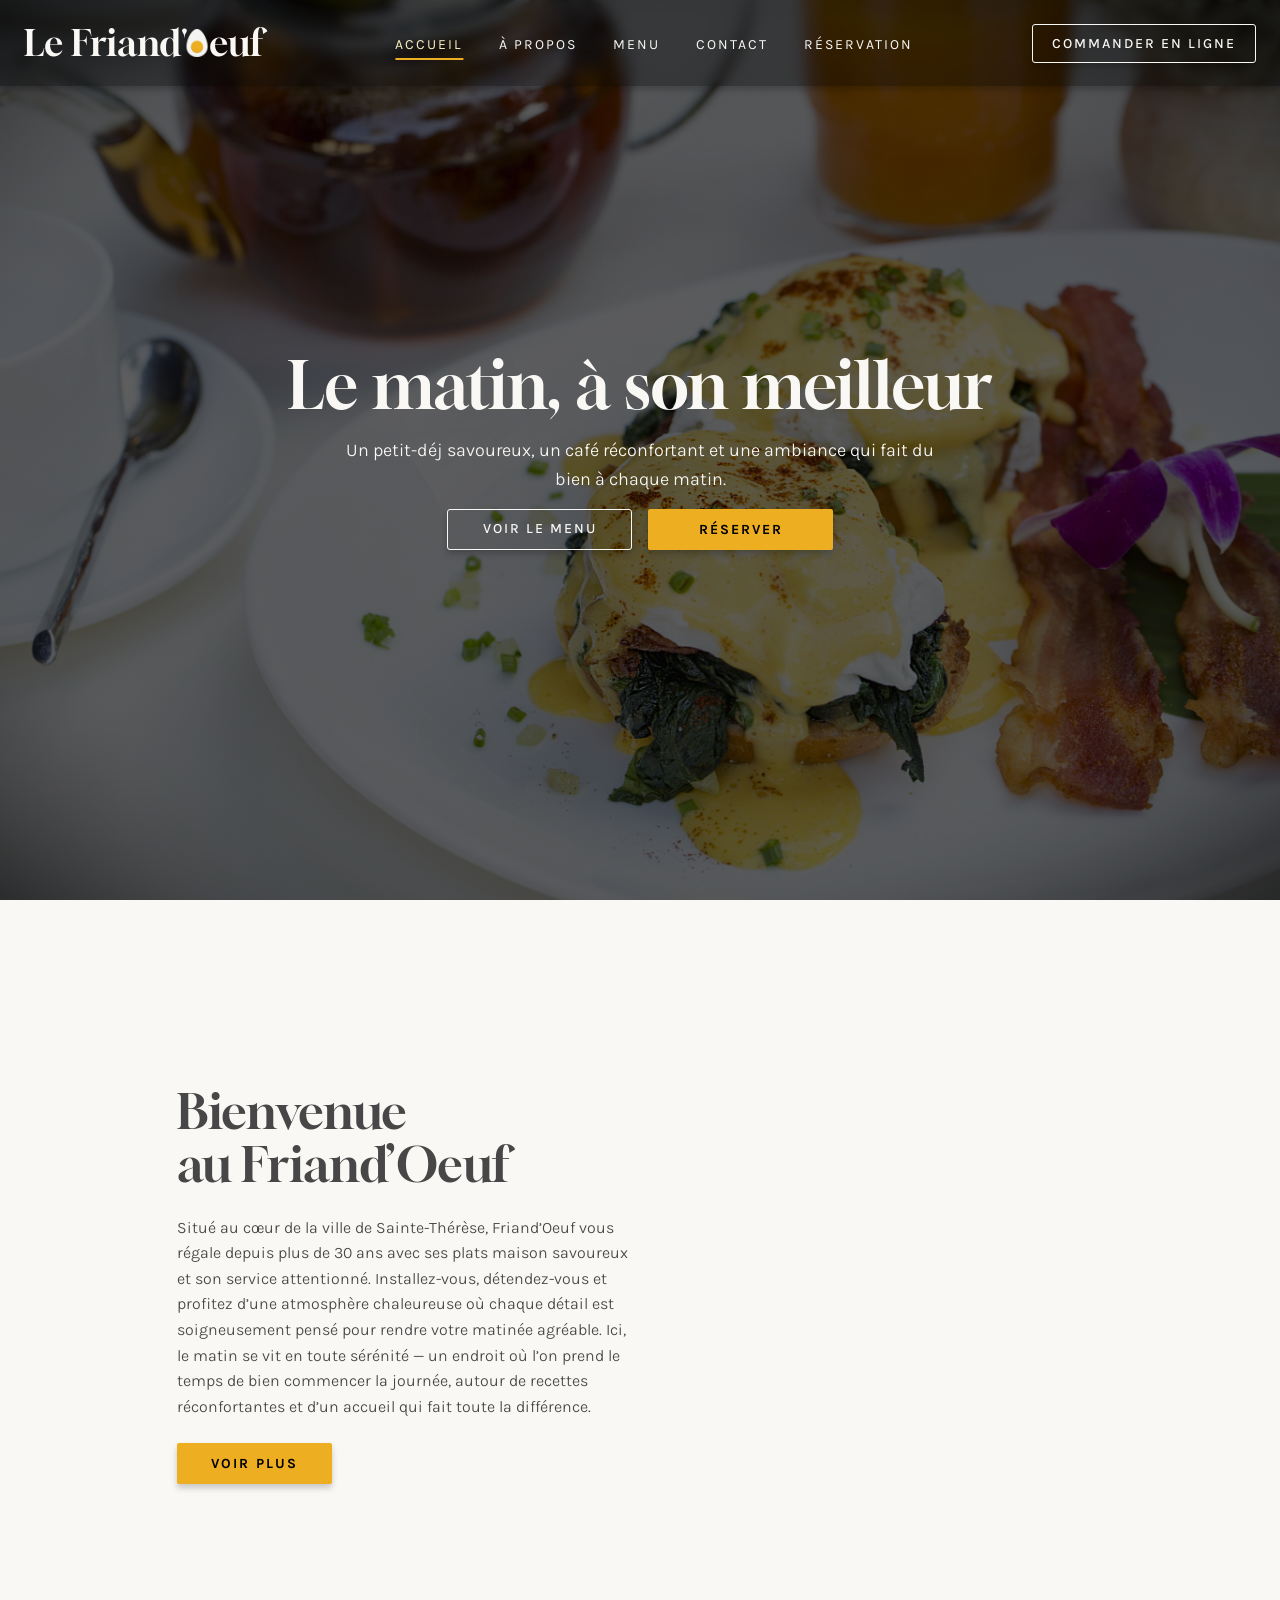
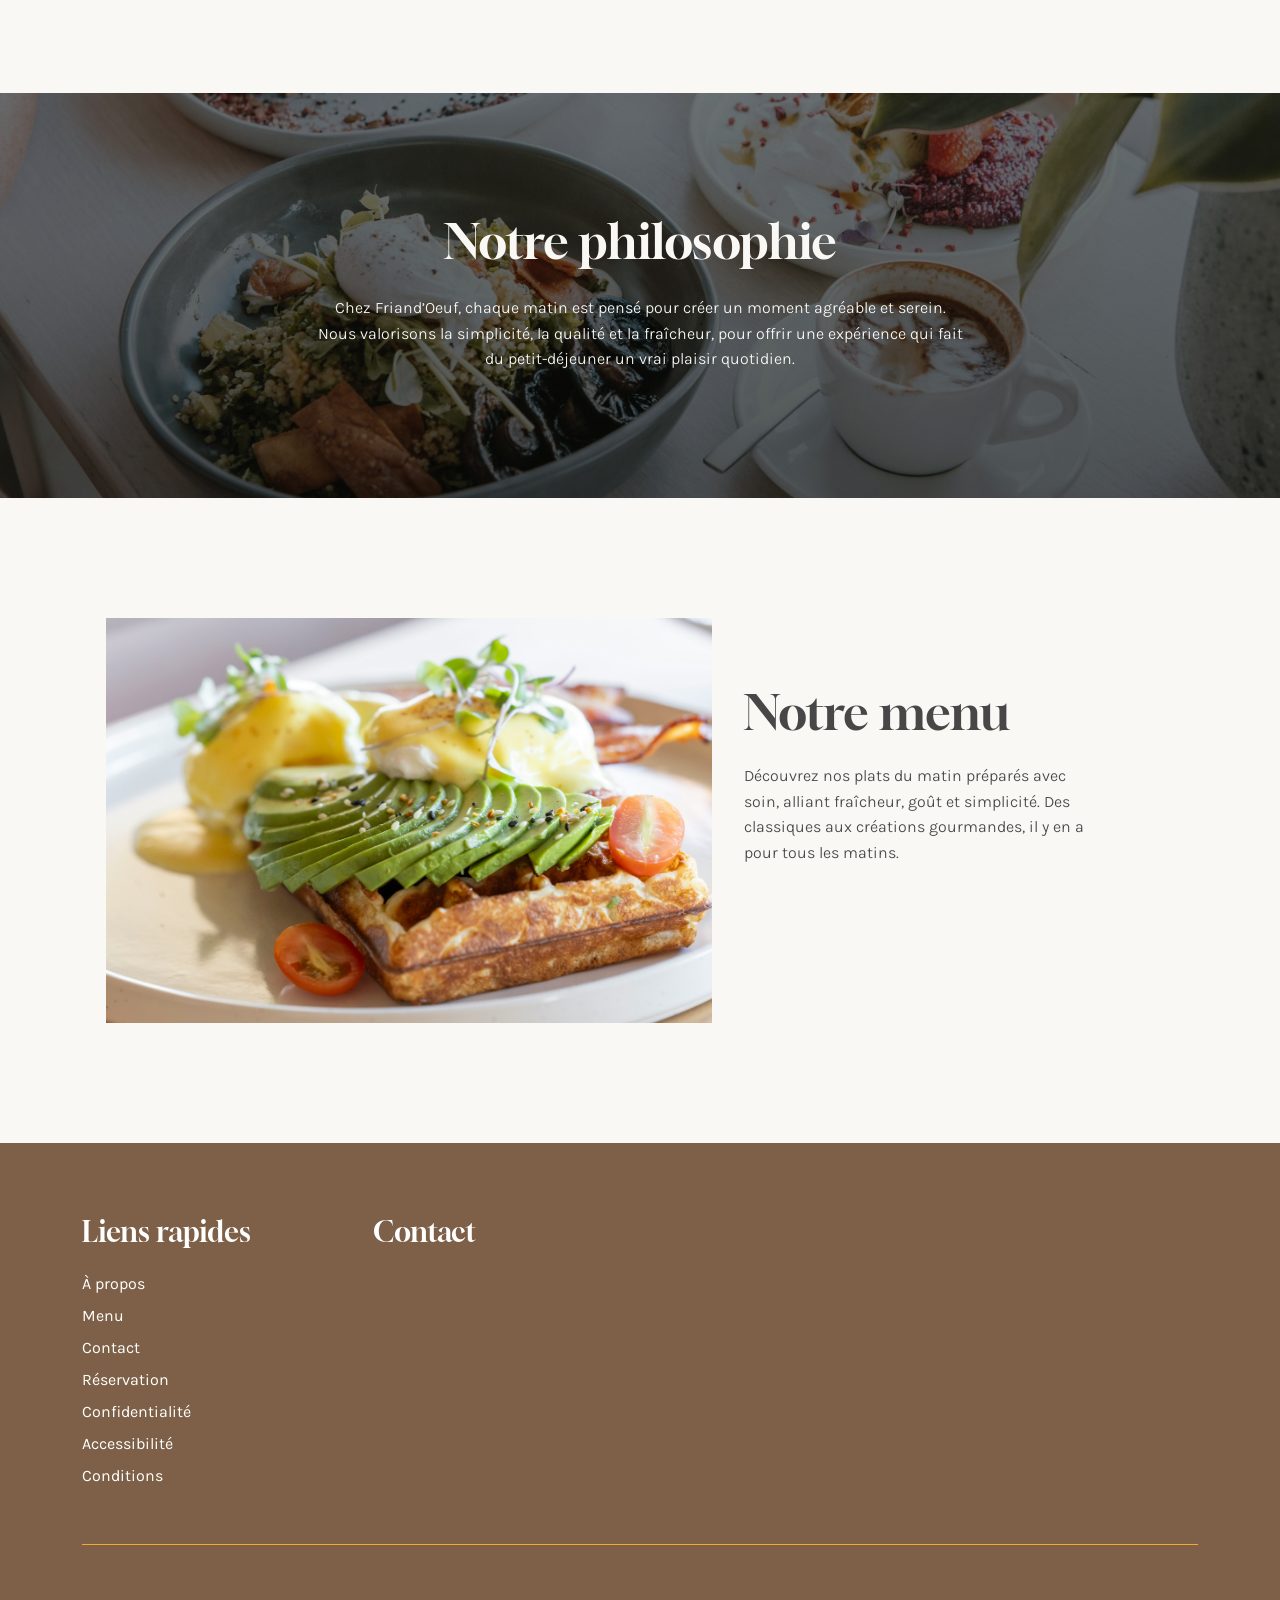
<file: index.html>
<!DOCTYPE html>
<html lang="fr">
<head>
	<meta http-equiv="X-UA-Compatible" content="IE=edge">
	<meta name="viewport" content="width=device-width, initial-scale=1.0">
	<title>Friand'Oeuf</title>
	<link href="https://cdn.jsdelivr.net/npm/bootstrap@5.3.2/dist/css/bootstrap.min.css" rel="stylesheet">
	<script src="https://cdn.jsdelivr.net/npm/bootstrap@5.3.2/dist/js/bootstrap.bundle.min.js"></script>
	<link href="assets/css/style.css" rel="stylesheet">
</head>

    <nav class="navbar navbar-expand-lg px-4 py-3 position-absolute w-100">
        <a href="index.html" class="navbar-brand p-0" data-reveal>
                <span class="m-0">Le Friand'<img src="assets/Images/Icônes/boiled-egg.png" style="width:28px; height:28px; margin-left:-5px; margin-right:-2.5px; margin-bottom:7px;" alt="Logo Friand’Oeuf">euf</span>
        </a>
        <button class="navbar-toggler" type="button" data-bs-toggle="collapse" data-bs-target="#navbarNav" aria-label="Ouvrir le menu de navigation mobile">
        <span class="navbar-toggler-icon white-burger"></span>
        </button>
        <div class="collapse navbar-collapse" id="navbarNav">
        <ul class="navbar-nav w-100 justify-content-center g-5 mb-2 mb-lg-0">
            <li class="nav-item" data-reveal><a class="nav-link active" href="index.html">Accueil</a></li>
            <li class="nav-item" data-reveal><a class="nav-link" href="about.html">À propos</a></li>
            <li class="nav-item" data-reveal><a class="nav-link" href="menu.html">Menu</a></li>
            <li class="nav-item" data-reveal><a class="nav-link" href="contact.html">Contact</a></li>
            <li class="nav-item" data-reveal><a class="nav-link" href="reservation.html">Réservation</a></li>
        </ul>
        <a href="#" class="btn cta__btn--Style-2 mobile-btn py-2 px-3" style="width:280px;" data-reveal>Commander en ligne</a>
        </div>
    </nav>

    <main>
        <div class="hero__banner d-flex align-items-center w-100 py-5 mb-5">
            <div class="d-flex flex-column justify-content-center align-items-center text-center w-100 px-3">
                <h1 class="mb-3" data-reveal>Le matin, à son meilleur</h1>
                <p data-reveal>Un petit-déj savoureux, un café réconfortant et une ambiance qui fait du bien à chaque matin.</p>
                <div class="d-flex justify-content-center gap-3" data-reveal>
                <a href="menu.html" class="btn cta__btn--Style-2" style="width:185px;" data-reveal>Voir le menu</a>
                <a href="reservation.html" class="btn cta__btn--Style-1" style="width:185px;" data-reveal>Réserver</a>
                </div>
            </div>
        </div>

        <div class="container-xxl py-5 mb-5 align-items-center justify-content-center text-center">
            <div class="container">
                <div class="row flex-column flex-lg-row align-items-center justify-content-center">
                <div class="col-lg-5 mb-4 mb-lg-0 text-center text-lg-start">
                    <h2 class="section-title mb-4" data-reveal>Bienvenue<br>au Friand’Oeuf</h2>
                    <p class="section-p mb-4" data-reveal>Situé au cœur de la ville de Sainte-Thérèse, Friand’Oeuf vous régale depuis plus de 30 ans avec ses plats maison savoureux et son service attentionné. Installez-vous, détendez-vous et profitez d’une atmosphère chaleureuse où chaque détail est soigneusement pensé pour rendre votre matinée agréable. Ici, le matin se vit en toute sérénité — un endroit où l’on prend le temps de bien commencer la journée, autour de recettes réconfortantes et d’un accueil qui fait toute la différence.</p>
                    <a href="about.html" class="btn cta__btn--Style-1 mb-4" data-reveal>Voir plus</a>
                </div>
                <div class="col-lg-5 text-center mt-3 mt-lg-0" data-reveal>
                    <img src="assets/Images/Home_image.jpg" class="img-fluid w-100" alt="Petit-déjeuner chez Friand'Oeuf" data-reveal>
                </div>
                </div>
            </div>
        </div>

        <div class="container-fluid py-5 mb-5 philosophy_section--background-image">
            <div class="container text-center justify-content-center align-items-center py-5">
                <h2 class="hero__title text-center mt-4 mb-4" data-reveal>Notre philosophie</h2>
                <p class="section--background-image-p mx-auto mb-0 text-center" data-reveal>Chez Friand’Oeuf, chaque matin est pensé pour créer un moment agréable et serein. Nous valorisons la simplicité, la qualité et la fraîcheur, pour offrir une expérience qui fait du petit-déjeuner un vrai plaisir quotidien.</p>
            </div>
        </div>

        
        <div class="container-xxl py-5">
            <div class="container">
                <div class="p-3">
                <div class="row flex-column flex-lg-row align-items-center text-center text-lg-start">
                    <div class="col-lg-7 mb-3 mb-lg-0" data-reveal>
                    <img src="assets/Images/home_menu_section.jpg" class="img-fluid p-2" alt="Sélection de plats du matin" data-reveal>
                    </div>
                    <div class="col-lg-4 mt-3 mt-lg-0">
                    <h2 class="section-title mb-4" data-reveal>Notre menu</h2>
                    <p class="section-p mb-4" data-reveal>Découvrez nos plats du matin préparés avec soin, alliant fraîcheur, goût et simplicité. Des classiques aux créations gourmandes, il y en a pour tous les matins.</p>
                    <a href="menu.html" class="btn cta__btn--Style-1 mb-4" data-reveal>Voir le menu</a>
                    </div>
                </div>
                </div>
            </div>
        </div>
    </main>


    <footer class="container-fluid footer pt-5 mt-5">
        <div class="container py-4">
        <div class="row g-5 mb-5">
            <div class="col-lg-3 col-md-6 text-start">
            <h3 class="footer-title mb-4" data-reveal>Liens rapides</h3>
            <a href="about.html" class="footer-link d-block mb-2 text-decoration-none" data-reveal>À propos</a>
            <a href="menu.html" class="footer-link d-block mb-2 text-decoration-none" data-reveal>Menu</a>
            <a href="contact.html" class="footer-link d-block mb-2 text-decoration-none" data-reveal>Contact</a>
            <a href="reservation.html" class="footer-link d-block mb-2 text-decoration-none" data-reveal>Réservation</a>
            <a href="#" class="footer-link d-block mb-2 text-decoration-none" data-reveal>Confidentialité</a>
            <a href="#" class="footer-link d-block mb-2 text-decoration-none" data-reveal>Accessibilité</a>
            <a href="#" class="footer-link d-block mb-2 text-decoration-none" data-reveal>Conditions</a>
            </div>

            <div class="col-lg-3 col-md-6 text-start">
            <h3 class="footer-title mb-4" data-reveal>Contact</h3>
            <p class="mb-2 d-flex align-items-start">
                <img src="assets/Images/Icônes/maps-and-flags-yellow.png" style="width:20px; height:20px; margin-right:12px; margin-top:2px;" alt="Adresse" data-reveal>
                <span data-reveal>123 Rue Brunch, Montréal, Qc, Canada</span>
            </p>
            <p class="mb-2 d-flex align-items-start">
                <img src="assets/Images/Icônes/phone-call-yellow.png" style="width:20px; height:20px; margin-right:12px; margin-top:2px;" alt="Téléphone" data-reveal>
                <a href="#" class="text-decoration-none" data-reveal>(000)-000-0000</a>
            </p>
            <p class="mb-5 d-flex align-items-start">
                <img src="assets/Images/Icônes/email-yellow.png" style="width:20px; height:20px; margin-right:12px; margin-top:2px;" alt="Email" data-reveal>
                <a href="mailto:info@friandoeuf.ca" class="text-decoration-none" data-reveal>info@friandoeuf.ca</a>
            </p>
            <a href="#" aria-label="Facebook" data-reveal><img src="assets/Images/Icônes/facebook-yellow.png" style="width:30px; height:30px;" alt="Facebook"></a>
            <a href="#" aria-label="Instagram" data-reveal><img src="assets/Images/Icônes/instagram-yellow.png" style="width:31px; height:31px;" alt="Instagram"></a>
            </div>

            <div class="col-lg-3 col-md-6 text-start">
            <h3 class="footer-title mb-4" data-reveal>Horaires</h3>
            <h4 data-reveal>Lundi au Dimanche</h4>
            <p data-reveal>6h00 am – 15h00 pm</p>
            </div>

            <div class="col-lg-3 col-md-6 text-start">
            <h3 class="footer-title mb-4" data-reveal>Infolettre</h3>
            <p data-reveal>Recevez nos dernières nouvelles et offres directement dans votre boîte mail.</p>
            <div class="d-flex" data-reveal>
                <label for="newsletter-email" class="visually-hidden">Adresse email</label>
                <input id="newsletter-email" type="email" placeholder="Votre email" class="form-control rounded-0 py-2" style="width:120px;">
                <button class="btn cta__btn--Style-1 px-2">S’abonner</button>
            </div>
            </div>

        </div>
        <div class="footer__line" data-reveal></div>
        <div class="footer__copyright pt-4 text-center">
            <a class="text-decoration-none" href="#" data-reveal>2025 &copy; Friand’Oeuf. Tous droits réservés</a>
        </div>
        </div>
    </footer>

<script src="assets/js/index.js"></script>
</body>
</html>
</file>
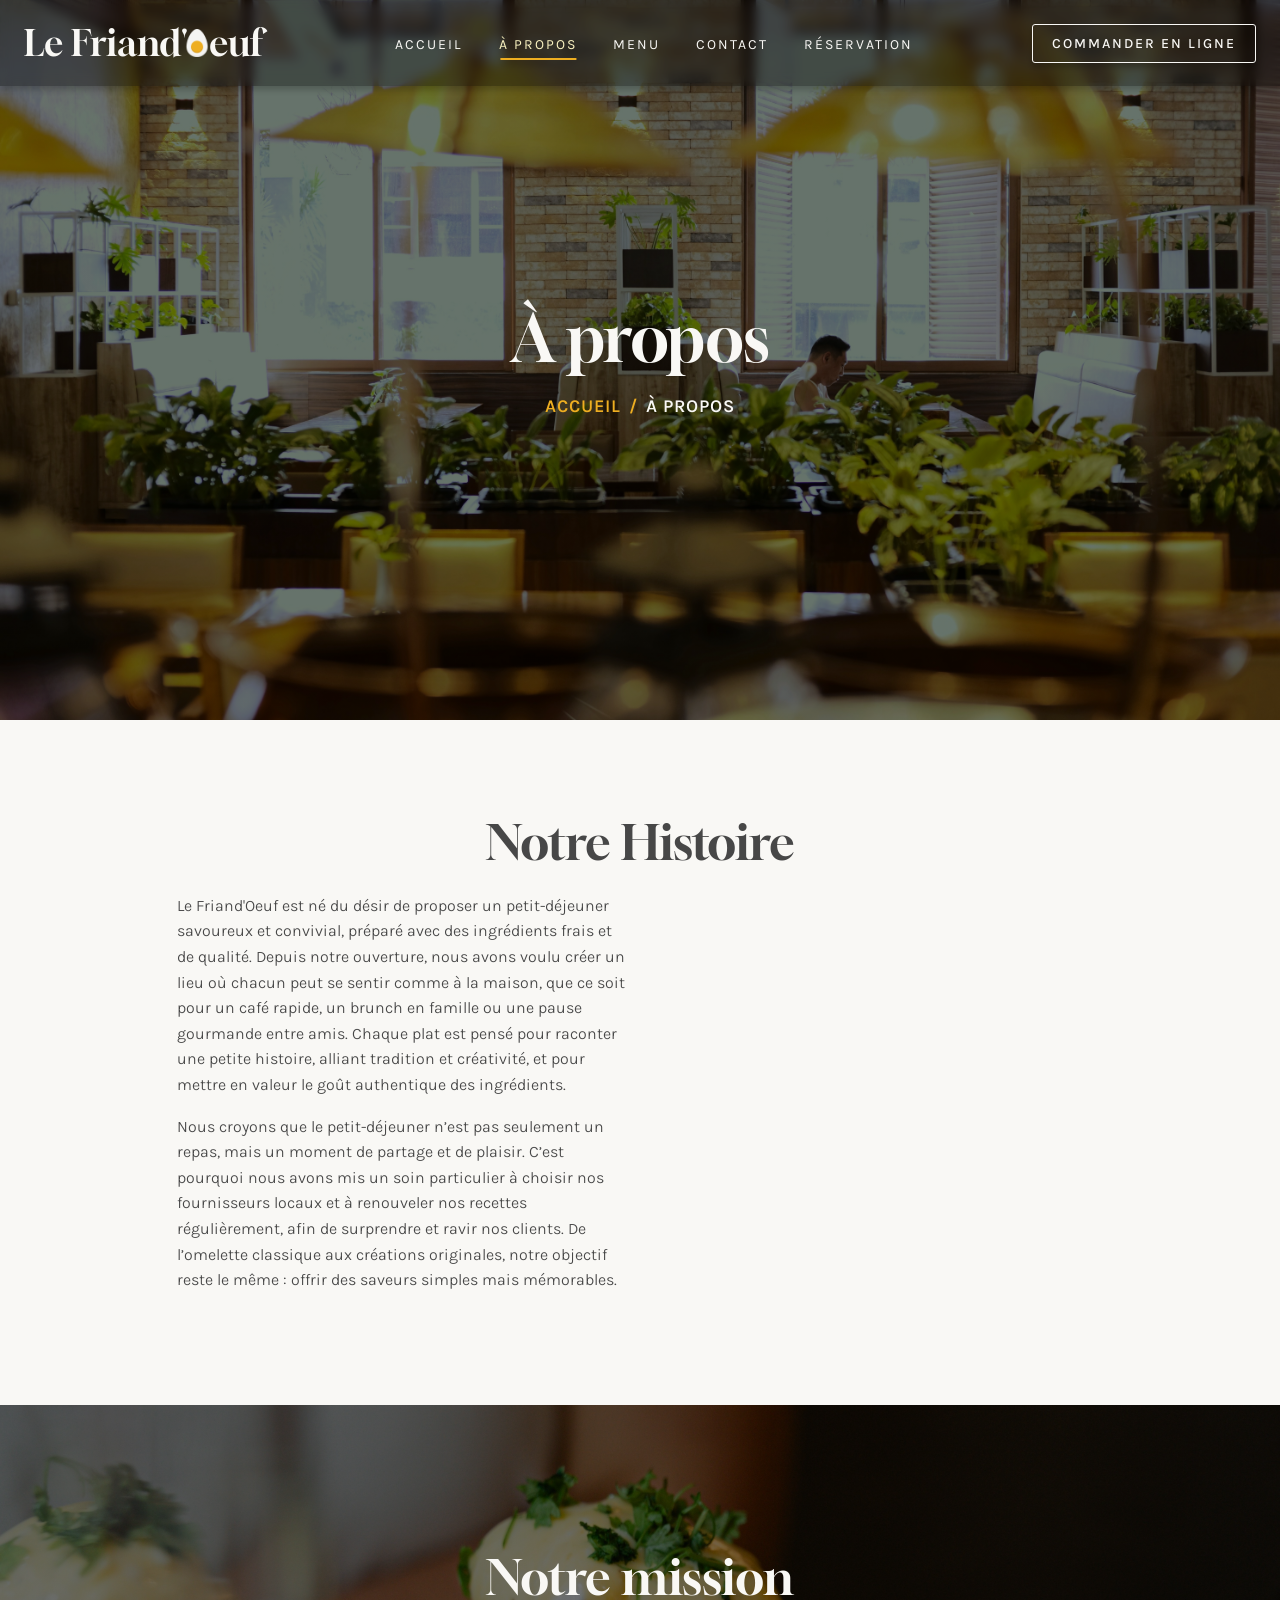
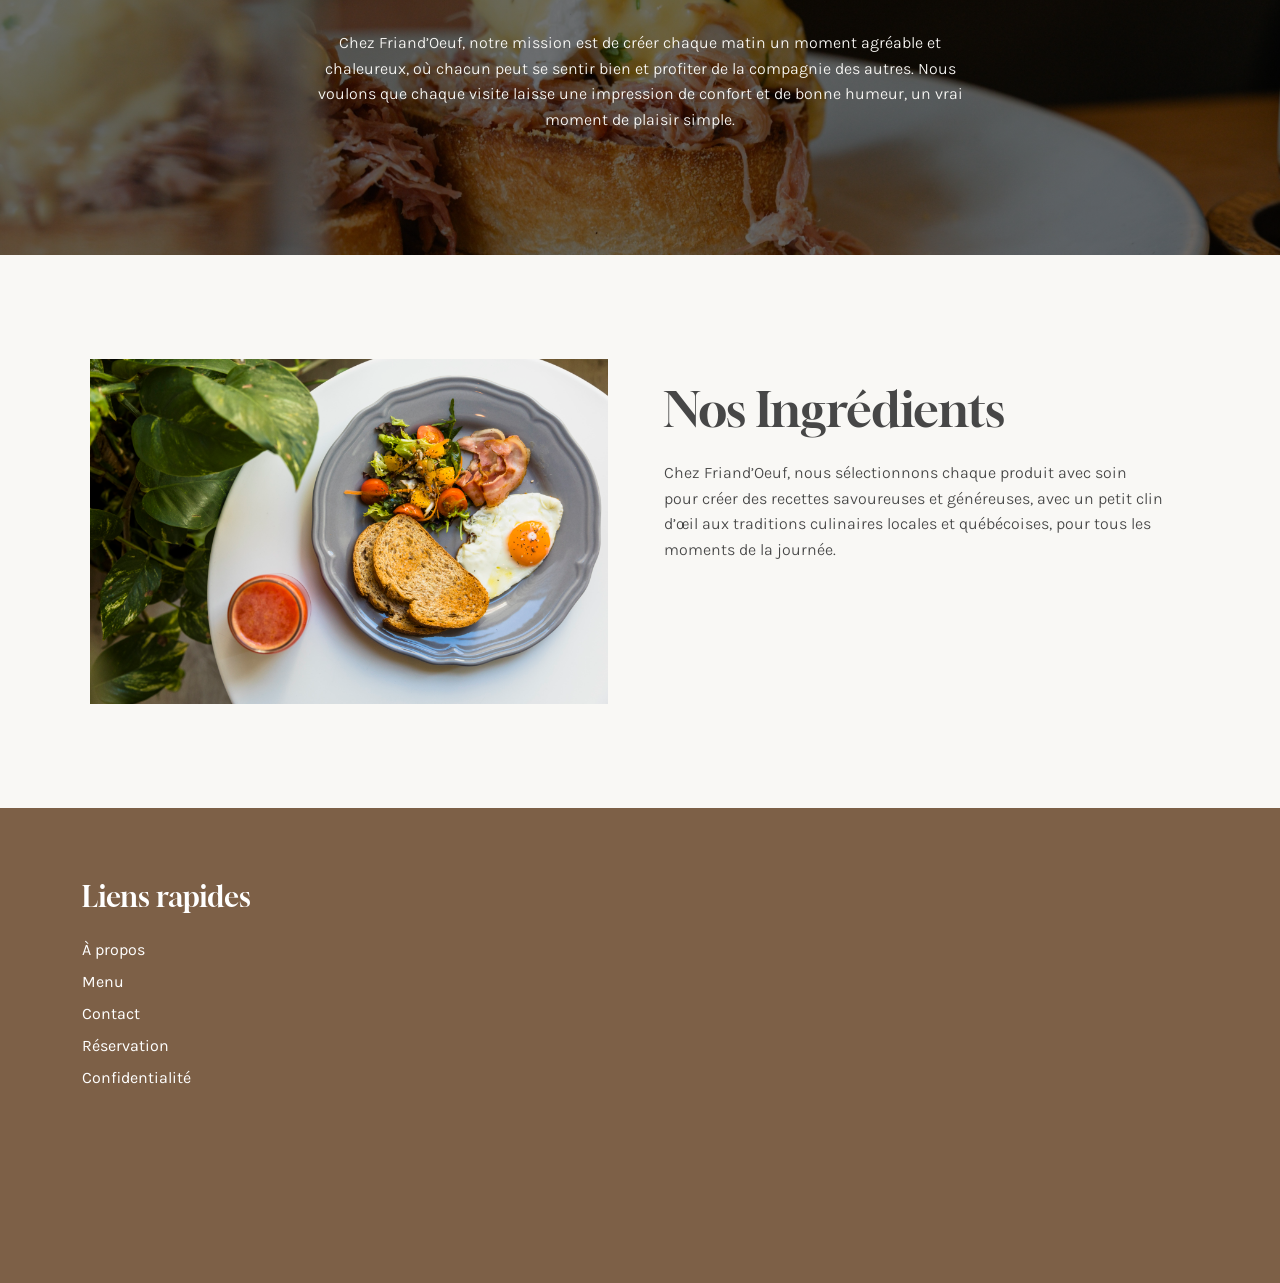
<file: about.html>
<!DOCTYPE html>
<html lang="fr">
<head>
  <meta http-equiv="X-UA-Compatible" content="IE=edge">
  <meta name="viewport" content="width=device-width, initial-scale=1.0">
  <title>Friand'Oeuf</title>
  <link href="https://cdn.jsdelivr.net/npm/bootstrap@5.3.2/dist/css/bootstrap.min.css" rel="stylesheet">
  <link href="assets/css/style.css" rel="stylesheet">
  <script src="https://cdn.jsdelivr.net/npm/bootstrap@5.3.2/dist/js/bootstrap.bundle.min.js"></script>
</head>

<body>

  <nav class="navbar navbar-expand-lg px-4 py-3 position-absolute w-100">
    <a href="index.html" class="navbar-brand p-0" data-reveal>
             <span class="m-0">Le Friand'<img src="assets/Images/Icônes/boiled-egg.png" style="width:28px; height:28px; margin-left:-5px; margin-right:-2.5px; margin-bottom:7px;" alt="Logo Friand’Oeuf">euf</span>
    </a>
    <button class="navbar-toggler" type="button" data-bs-toggle="collapse" data-bs-target="#navbarNav" aria-label="Ouvrir le menu de navigation mobile">
      <span class="navbar-toggler-icon white-burger"></span>
    </button>
    <div class="collapse navbar-collapse" id="navbarNav">
      <ul class="navbar-nav w-100 justify-content-center g-5 mb-2 mb-lg-0">
        <li class="nav-item" data-reveal><a class="nav-link" href="index.html">Accueil</a></li>
        <li class="nav-item" data-reveal><a class="nav-link active" href="about.html">À propos</a></li>
        <li class="nav-item" data-reveal><a class="nav-link" href="menu.html">Menu</a></li>
        <li class="nav-item" data-reveal><a class="nav-link" href="contact.html">Contact</a></li>
        <li class="nav-item" data-reveal><a class="nav-link" href="reservation.html">Réservation</a></li>
      </ul>
      <a href="#" class="btn cta__btn--Style-2 mobile-btn py-2 px-3" style="width:280px;" data-reveal>Commander en ligne</a>
    </div>
  </nav>

  <main>
    <div class="About-page__banner d-flex align-items-center w-100 py-5 mb-5">
      <div class="d-flex flex-column justify-content-center align-items-center text-center w-100 px-3">
        <h1 class="hero__title mb-2" data-reveal>À propos</h1>
        <nav aria-label="breadcrumb" data-reveal>
          <ol class="breadcrumb mt-2 mb-0">
            <li class="breadcrumb-item px-1" data-reveal>Accueil</li>
            <li class="breadcrumb-separator px-1" data-reveal>/</li>
            <li class="breadcrumb-item active px-1" aria-current="page" data-reveal>À propos</li>
          </ol>
        </nav>
      </div>
    </div>

    <div class="container mb-5 py-5">
      <h2 class="text-center mb-4" data-reveal>Notre Histoire</h2>
      <div class="row gx-4 justify-content-center">
        <div class="col-12 col-lg-5 text-center text-lg-start mb-4 mb-lg-0">
          <p data-reveal>Le Friand'Oeuf est né du désir de proposer un petit-déjeuner savoureux et convivial, préparé avec des ingrédients frais et de qualité. Depuis notre ouverture, nous avons voulu créer un lieu où chacun peut se sentir comme à la maison, que ce soit pour un café rapide, un brunch en famille ou une pause gourmande entre amis. Chaque plat est pensé pour raconter une petite histoire, alliant tradition et créativité, et pour mettre en valeur le goût authentique des ingrédients.</p>
          <p data-reveal>Nous croyons que le petit-déjeuner n’est pas seulement un repas, mais un moment de partage et de plaisir. C’est pourquoi nous avons mis un soin particulier à choisir nos fournisseurs locaux et à renouveler nos recettes régulièrement, afin de surprendre et ravir nos clients. De l’omelette classique aux créations originales, notre objectif reste le même : offrir des saveurs simples mais mémorables.</p>
        </div>
        <div class="col-12 col-lg-5 text-center text-lg-start">
          <p data-reveal>Au fil des années, notre équipe a su créer une ambiance chaleureuse et accueillante où chacun peut profiter d’un moment de détente. Nous aimons voir nos clients revenir, découvrir nos nouvelles recettes et partager leurs coups de cœur. Chaque retour positif nous encourage à continuer d’innover et à maintenir une qualité irréprochable.</p>
          <p data-reveal>Le Friand'Oeuf, c’est aussi une histoire de gastronomie simple mais généreuse, où le goût et la convivialité priment. Nous sommes fiers d’être un lieu où les saveurs se mêlent à la bonne humeur et où le petit-déjeuner devient un véritable moment de plaisir. Notre ambition reste de transmettre cette expérience unique à chaque visite, en offrant un service attentif et des plats préparés avec soin et amour.</p>
        </div>
      </div>
    </div>

     <div class="About-section--background-image py-5 mb-5">
      <div class="container text-center py-5">
        <h2 class="hero__title mt-5 mb-4" data-reveal>Notre mission</h2>
        <p class="section-p-center mx-auto mb-0 text-center" data-reveal>Chez Friand’Oeuf, notre mission est de créer chaque matin un moment agréable et chaleureux, où chacun peut se sentir bien et profiter de la compagnie des autres. Nous voulons que chaque visite laisse une impression de confort et de bonne humeur, un vrai moment de plaisir simple.</p>
      </div>
    </div>

    <div class="container-xxl py-5">
      <div class="container">
        <div class="row align-items-center gx-5">
          <div class="col-lg-6 mb-4 mb-lg-0">
            <img src="assets/Images/about_ingredients.jpg" class="img-fluid rounded p-2" alt="Nos ingrédients frais et locaux" data-reveal>
          </div>
          <div class="col-lg-6">
            <h2 class="section-title mb-4 text-center text-lg-start" data-reveal>Nos Ingrédients</h2>
            <p class="section-p mb-4 text-center text-lg-start" data-reveal>Chez Friand’Oeuf, nous sélectionnons chaque produit avec soin pour créer des recettes savoureuses et généreuses, avec un petit clin d’œil aux traditions culinaires locales et québécoises, pour tous les moments de la journée.</p>
            <p class="section-p text-center text-lg-start" data-reveal>L’idée est simple : proposer des saveurs authentiques et variées, dans une ambiance chaleureuse et accueillante, pour que chaque visite soit un moment agréable et mémorable.</p>
          </div>
        </div>
      </div>
    </div>
  </main>

  <footer class="container-fluid footer pt-5 mt-5">
    <div class="container py-4">
      <div class="row g-5 mb-5">
        <div class="col-lg-3 col-md-6 text-start">
          <h3 class="footer-title mb-4" data-reveal>Liens rapides</h3>
          <a href="about.html" class="footer-link d-block mb-2 text-decoration-none" data-reveal>À propos</a>
          <a href="menu.html" class="footer-link d-block mb-2 text-decoration-none" data-reveal>Menu</a>
          <a href="contact.html" class="footer-link d-block mb-2 text-decoration-none" data-reveal>Contact</a>
          <a href="reservation.html" class="footer-link d-block mb-2 text-decoration-none" data-reveal>Réservation</a>
          <a href="#" class="footer-link d-block mb-2 text-decoration-none" data-reveal>Confidentialité</a>
          <a href="#" class="footer-link d-block mb-2 text-decoration-none" data-reveal>Accessibilité</a>
          <a href="#" class="footer-link d-block mb-2 text-decoration-none" data-reveal>Conditions</a>
        </div>

        <div class="col-lg-3 col-md-6 text-start">
          <h3 class="footer-title mb-4" data-reveal>Contact</h3>
          <p class="mb-2 d-flex align-items-start">
            <img src="assets/Images/Icônes/maps-and-flags-yellow.png" style="width:20px; height:20px; margin-right:12px; margin-top:2px;" alt="Adresse" data-reveal>
            <span data-reveal>123 Rue Brunch, Montréal, Qc, Canada</span>
          </p>
          <p class="mb-2 d-flex align-items-start">
            <img src="assets/Images/Icônes/phone-call-yellow.png" style="width:20px; height:20px; margin-right:12px; margin-top:2px;" alt="Téléphone" data-reveal>
            <a href="#" class="text-decoration-none" data-reveal>(000)-000-0000</a>
          </p>
          <p class="mb-5 d-flex align-items-start">
            <img src="assets/Images/Icônes/email-yellow.png" style="width:20px; height:20px; margin-right:12px; margin-top:2px;" alt="Email" data-reveal>
            <a href="mailto:info@friandoeuf.ca" class="text-decoration-none" data-reveal>info@friandoeuf.ca</a>
          </p>
          <a href="#" aria-label="Facebook" data-reveal><img src="assets/Images/Icônes/facebook-yellow.png" style="width:30px; height:30px;" alt="Facebook"></a>
          <a href="#" aria-label="Instagram" data-reveal><img src="assets/Images/Icônes/instagram-yellow.png" style="width:31px; height:31px;" alt="Instagram"></a>
        </div>

        <div class="col-lg-3 col-md-6 text-start">
          <h3 class="footer-title mb-4" data-reveal>Horaires</h3>
          <h4 data-reveal>Lundi au Dimanche</h4>
          <p data-reveal>6h00 am – 15h00 pm</p>
        </div>

        <div class="col-lg-3 col-md-6 text-start">
          <h3 class="footer-title mb-4" data-reveal>Infolettre</h3>
          <p data-reveal>Recevez nos dernières nouvelles et offres directement dans votre boîte mail.</p>
          <div class="d-flex" data-reveal>
            <label for="newsletter-email" class="visually-hidden">Adresse email</label>
            <input id="newsletter-email" type="email" placeholder="Votre email" class="form-control rounded-0 py-2" style="width:120px;">
            <button class="btn cta__btn--Style-1 px-2">S’abonner</button>
          </div>
        </div>

      </div>
      <div class="footer__line" data-reveal></div>
      <div class="footer__copyright pt-4 text-center">
        <a class="text-decoration-none" href="#" data-reveal>2025 &copy; Friand’Oeuf. Tous droits réservés</a>
      </div>
    </div>
  </footer>

<script src="assets/js/index.js"></script>
</body>
</html>
</file>
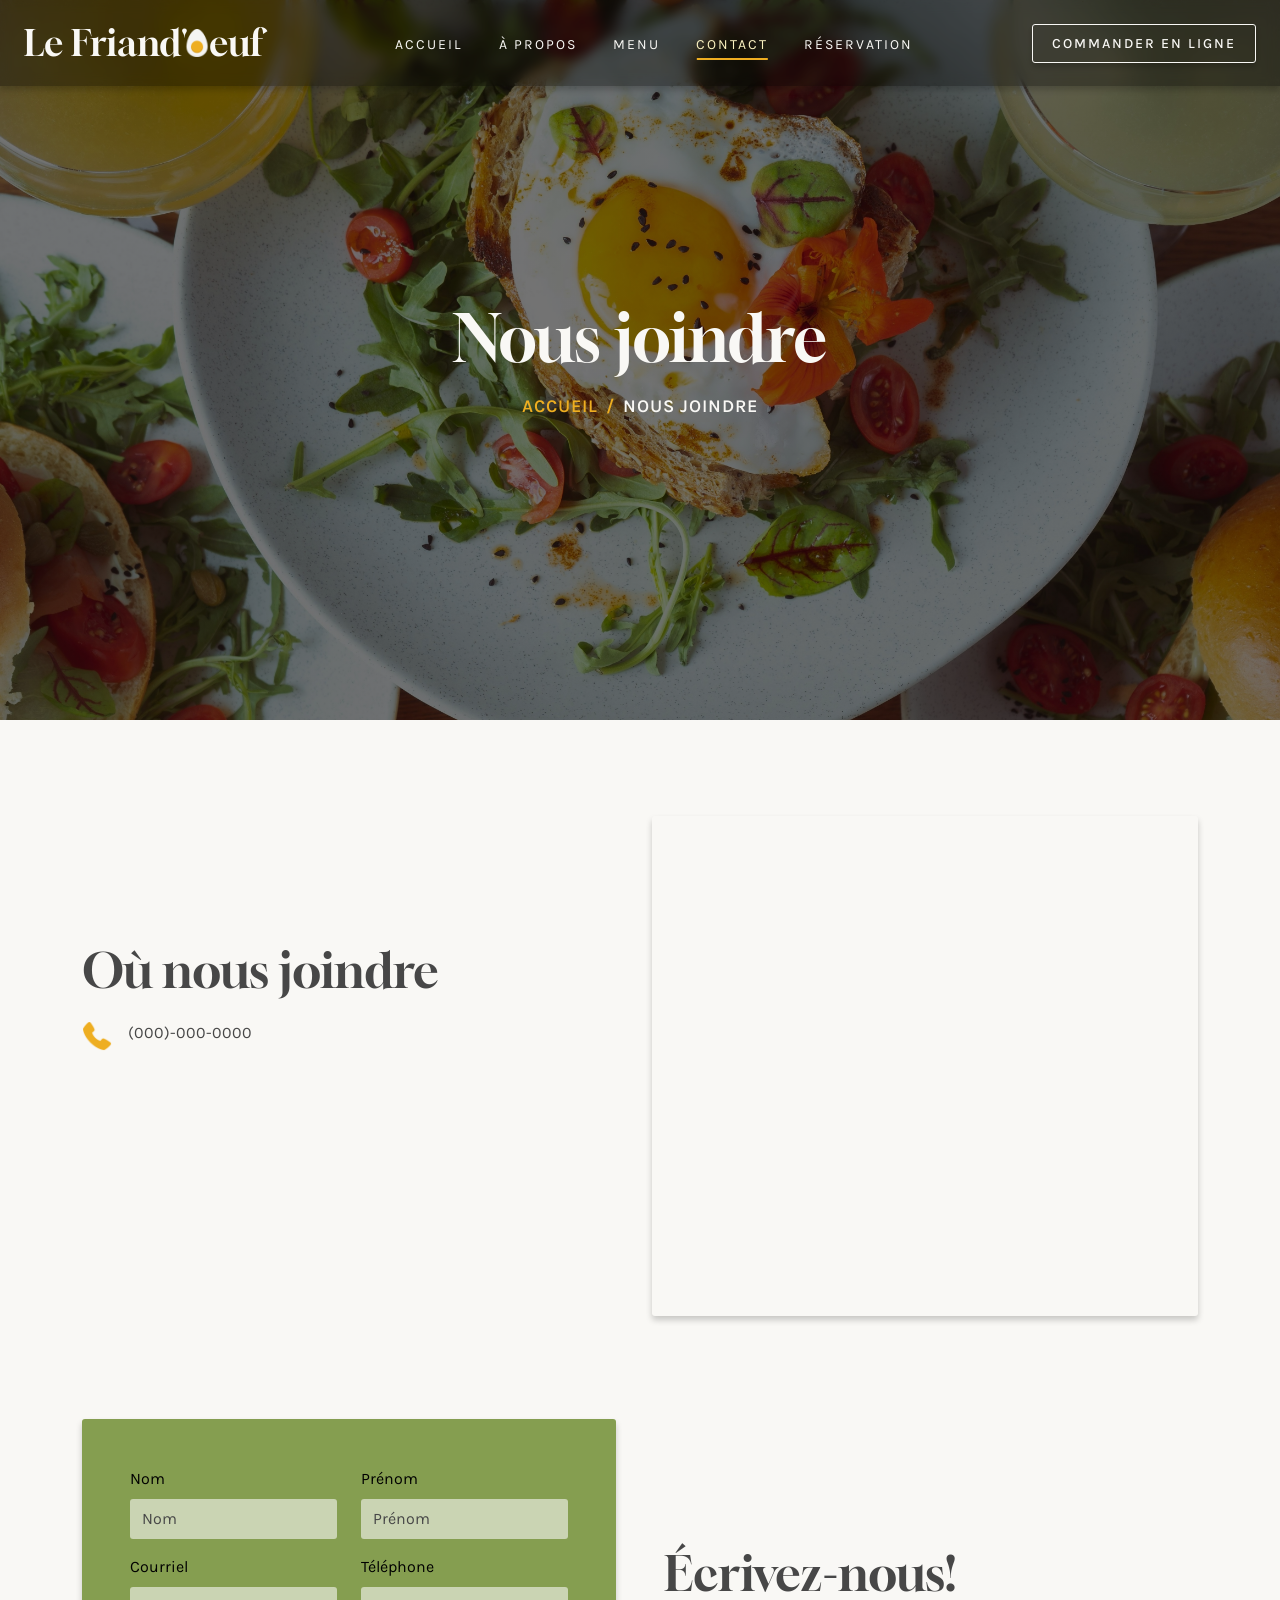
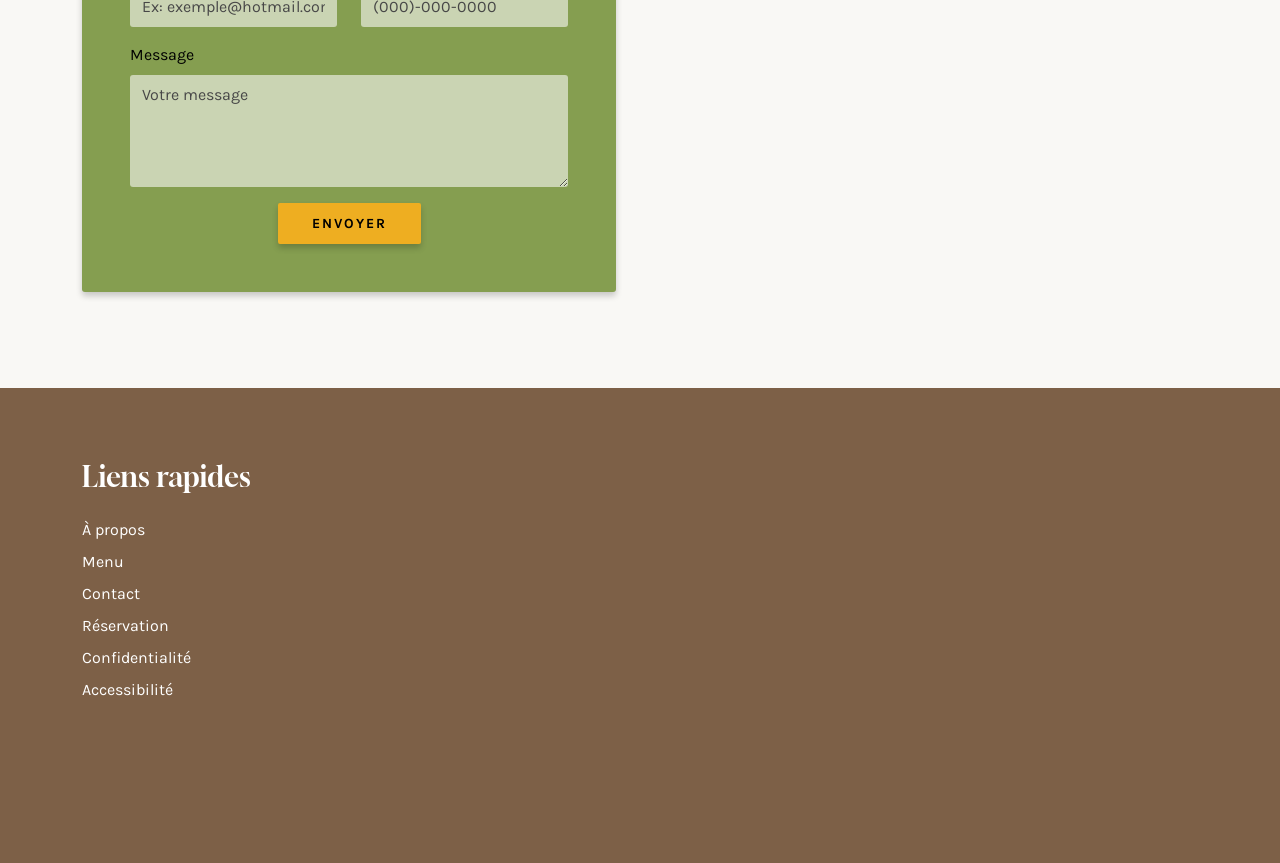
<file: contact.html>
<!DOCTYPE html>
<html lang="fr">
<head>
  <meta http-equiv="X-UA-Compatible" content="IE=edge">
  <meta name="viewport" content="width=device-width, initial-scale=1.0">
  <title>Friand'Oeuf</title>
  <link href="https://cdn.jsdelivr.net/npm/bootstrap@5.3.2/dist/css/bootstrap.min.css" rel="stylesheet">
  <script src="https://cdn.jsdelivr.net/npm/bootstrap@5.3.2/dist/js/bootstrap.bundle.min.js"></script>
  <link href="assets/css/style.css" rel="stylesheet">
</head>

<body>
  <nav class="navbar navbar-expand-lg px-4 py-3 position-absolute w-100">
    <a href="index.html" class="navbar-brand p-0" data-reveal>
       <span class="m-0">Le Friand'<img src="assets/Images/Icônes/boiled-egg.png" style="width:28px; height:28px; margin-left:-5px; margin-right:-2.5px; margin-bottom:7px;" alt="Logo Friand’Oeuf">euf</span>
    </a>
    <button class="navbar-toggler" type="button" data-bs-toggle="collapse" data-bs-target="#navbarNav" aria-label="Ouvrir le menu de navigation mobile">
      <span class="navbar-toggler-icon white-burger"></span>
    </button>
    <div class="collapse navbar-collapse" id="navbarNav">
      <ul class="navbar-nav w-100 justify-content-center g-5 mb-2 mb-lg-0">
        <li class="nav-item" data-reveal><a class="nav-link" href="index.html">Accueil</a></li>
        <li class="nav-item" data-reveal><a class="nav-link" href="about.html">À propos</a></li>
        <li class="nav-item" data-reveal><a class="nav-link" href="menu.html">Menu</a></li>
        <li class="nav-item" data-reveal><a class="nav-link active" href="contact.html">Contact</a></li>
        <li class="nav-item" data-reveal><a class="nav-link" href="reservation.html">Réservation</a></li>
      </ul>
      <a href="#" class="btn cta__btn--Style-2 mobile-btn py-2 px-3" style="width:280px;" data-reveal>Commander en ligne</a>
    </div>
  </nav>

  <main>
    <div class="Contact-page__banner d-flex align-items-center w-100 py-5 mb-5">
      <div class="d-flex flex-column justify-content-center align-items-center text-center w-100 px-3">
        <h1 class="hero__title mb-2" data-reveal>Nous joindre</h1>
        <nav aria-label="breadcrumb">
          <ol class="breadcrumb mt-2 mb-0">
            <li class="breadcrumb-item px-1" data-reveal>Accueil</li>
            <li class="breadcrumb-separator px-1" data-reveal>/</li>
            <li class="breadcrumb-item active px-1" aria-current="page" data-reveal>Nous joindre</li>
          </ol>
        </nav>
      </div>
    </div>

        <div class="container-xxl py-5 mb-5">
      <div class="container" data-reveal>
        <div class="row align-items-center">
          <div class="col-lg-6 mb-5 mb-sm-5 text-center text-lg-start">
            <h2 class="mb-4" data-reveal>Où nous joindre</h2>
            <div class="d-flex justify-content-center justify-content-lg-start mb-3" data-reveal>
              <img src="assets/Images/Icônes/phone-call-yellow.png" alt="Téléphone" class="me-3" style="width:30px; height:30px;">
              <span>(000)-000-0000</span>
            </div>
            <div class="d-flex justify-content-center justify-content-lg-start mb-3" data-reveal>
              <img src="assets/Images/Icônes/email-yellow.png" alt="Courriel" class="me-3" style="width:24px; height:24px;">
              <span>contact@friandoeuf.com</span>
            </div>
            <div class="d-flex justify-content-center justify-content-lg-start mb-3" data-reveal>
              <img src="assets/Images/Icônes/maps-and-flags-yellow.png" alt="Adresse" class="me-3" style="width:24px; height:24px;">
              <span>123 Rue brunch, Montréal, Qc, Canada</span>
            </div>
          </div>
          <div class="col-lg-6">
            <iframe class="iframe" 
              src="https://www.google.com/maps/embed?pb=!1m18!1m12!1m3!1d2795.1234567890123!2d-73.5673!3d45.5017!2m3!1f0!2f0!3f0!3m2!1i1024!2i768!4f13.1!3m3!1m2!1s0x4cc91a0f12345678%3A0xabcdef123456789!2s123%20Rue%20Brunch%2C%20Montr%C3%A9al%2C%20QC%2C%20Canada!5e0!3m2!1sfr!2sca!4v1700000000000!5m2!1sfr!2sca" 
              width="100%" height="500" style="border:0;" allowfullscreen="" loading="lazy" referrerpolicy="no-referrer-when-downgrade" data-reveal>
            </iframe>
          </div>
        </div>
      </div>
    </div>

    <div class="container-fluid">
      <div class="container mb-5">
        <div class="row align-items-center mb-5 pb-5 gx-5">
          <div class="col-lg-6 order-1 order-lg-2 mb-sm-5 mb-5 text-lg-start text-center">
            <h2 class="section-title mb-4" data-reveal>Écrivez-nous!</h2>
            <p class="section-p" data-reveal>
              Si vous avez des questions sur notre menu, des commentaires sur votre expérience ou des suggestions, envoyez-nous un message. Nous vous répondrons rapidement.
            </p>
          </div>
          <div class="col-lg-6 order-2 order-lg-1">
            <div class="Contact__form p-5 min-vh-60 d-flex flex-column justify-content-center" data-reveal>
             <form>
              <div class="row mb-3">
                <div class="col-md-6 mb-3 mb-md-0">
                  <label class="form-label" for="nom">Nom</label>
                  <input type="text" id="nom" class="form-control" placeholder="Nom">
                </div>
                
                <div class="col-md-6">
                  <label class="form-label" for="prenom">Prénom</label>
                  <input type="text" id="prenom" class="form-control" placeholder="Prénom">
                </div>
              </div>

              <div class="row mb-3">
                <div class="col-md-6 mb-3 mb-md-0">
                  <label class="form-label" for="courriel">Courriel</label>
                  <input type="email" id="courriel" class="form-control" placeholder="Ex: exemple@hotmail.com">
                </div>
                <div class="col-md-6">
                  <label class="form-label" for="telephone">Téléphone</label>
                  <input type="tel" id="telephone" class="form-control" placeholder="(000)-000-0000">
                </div>
              </div>

              <div class="row mb-3">
                <div class="col">
                  <label class="form-label" for="message">Message</label>
                  <textarea id="message" class="form-control" rows="4" placeholder="Votre message"></textarea>
                </div>
              </div>

              <div class="text-center">
                <button type="submit" class="btn cta__btn--Style-1" data-reveal>Envoyer</button>
              </div>
            </form>
            </div>
          </div>
        </div>
      </div>
    </div>
  </main>

  <footer class="container-fluid footer pt-5 mt-5">
    <div class="container py-4">
      <div class="row g-5 mb-5">
        <div class="col-lg-3 col-md-6 text-start">
          <h3 class="footer-title mb-4" data-reveal>Liens rapides</h3>
          <a href="about.html" class="footer-link d-block mb-2 text-decoration-none" data-reveal>À propos</a>
          <a href="menu.html" class="footer-link d-block mb-2 text-decoration-none" data-reveal>Menu</a>
          <a href="contact.html" class="footer-link d-block mb-2 text-decoration-none" data-reveal>Contact</a>
          <a href="reservation.html" class="footer-link d-block mb-2 text-decoration-none" data-reveal>Réservation</a>
          <a href="#" class="footer-link d-block mb-2 text-decoration-none" data-reveal>Confidentialité</a>
          <a href="#" class="footer-link d-block mb-2 text-decoration-none" data-reveal>Accessibilité</a>
          <a href="#" class="footer-link d-block mb-2 text-decoration-none" data-reveal>Conditions</a>
        </div>

        <div class="col-lg-3 col-md-6 text-start">
          <h3 class="footer-title mb-4" data-reveal>Contact</h3>
          <p class="mb-2 d-flex align-items-start">
            <img src="assets/Images/Icônes/maps-and-flags-yellow.png" style="width:20px; height:20px; margin-right:12px; margin-top:2px;" alt="Adresse" data-reveal>
            <span data-reveal>123 Rue Brunch, Montréal, Qc, Canada</span>
          </p>
          <p class="mb-2 d-flex align-items-start">
            <img src="assets/Images/Icônes/phone-call-yellow.png" style="width:20px; height:20px; margin-right:12px; margin-top:2px;" alt="Téléphone" data-reveal>
            <a href="#" class="text-decoration-none" data-reveal>(000)-000-0000</a>
          </p>
          <p class="mb-5 d-flex align-items-start">
            <img src="assets/Images/Icônes/email-yellow.png" style="width:20px; height:20px; margin-right:12px; margin-top:2px;" alt="Email" data-reveal>
            <a href="mailto:info@friandoeuf.ca" class="text-decoration-none" data-reveal>info@friandoeuf.ca</a>
          </p>
          <a href="#" aria-label="Facebook" data-reveal><img src="assets/Images/Icônes/facebook-yellow.png" style="width:30px; height:30px;" alt="Facebook"></a>
          <a href="#" aria-label="Instagram" data-reveal><img src="assets/Images/Icônes/instagram-yellow.png" style="width:31px; height:31px;" alt="Instagram"></a>
        </div>

        <div class="col-lg-3 col-md-6 text-start">
          <h3 class="footer-title mb-4" data-reveal>Horaires</h3>
          <h4 data-reveal>Lundi au Dimanche</h4>
          <p data-reveal>6h00 am – 15h00 pm</p>
        </div>

        <div class="col-lg-3 col-md-6 text-start">
          <h3 class="footer-title mb-4" data-reveal>Infolettre</h3>
          <p data-reveal>Recevez nos dernières nouvelles et offres directement dans votre boîte mail.</p>
          <div class="d-flex" data-reveal>
            <label for="newsletter-email" class="visually-hidden">Adresse email</label>
            <input id="newsletter-email" type="email" placeholder="Votre email" class="form-control rounded-0 py-2" style="width:120px;">
            <button class="btn cta__btn--Style-1 px-2">S’abonner</button>
          </div>
        </div>

      </div>
      <div class="footer__line" data-reveal></div>
      <div class="footer__copyright pt-4 text-center">
        <a class="text-decoration-none" href="#" data-reveal>2025 &copy; Friand’Oeuf. Tous droits réservés</a>
      </div>
    </div>
  </footer>

  <script src="assets/js/index.js"></script>
</body>
</html>
</file>
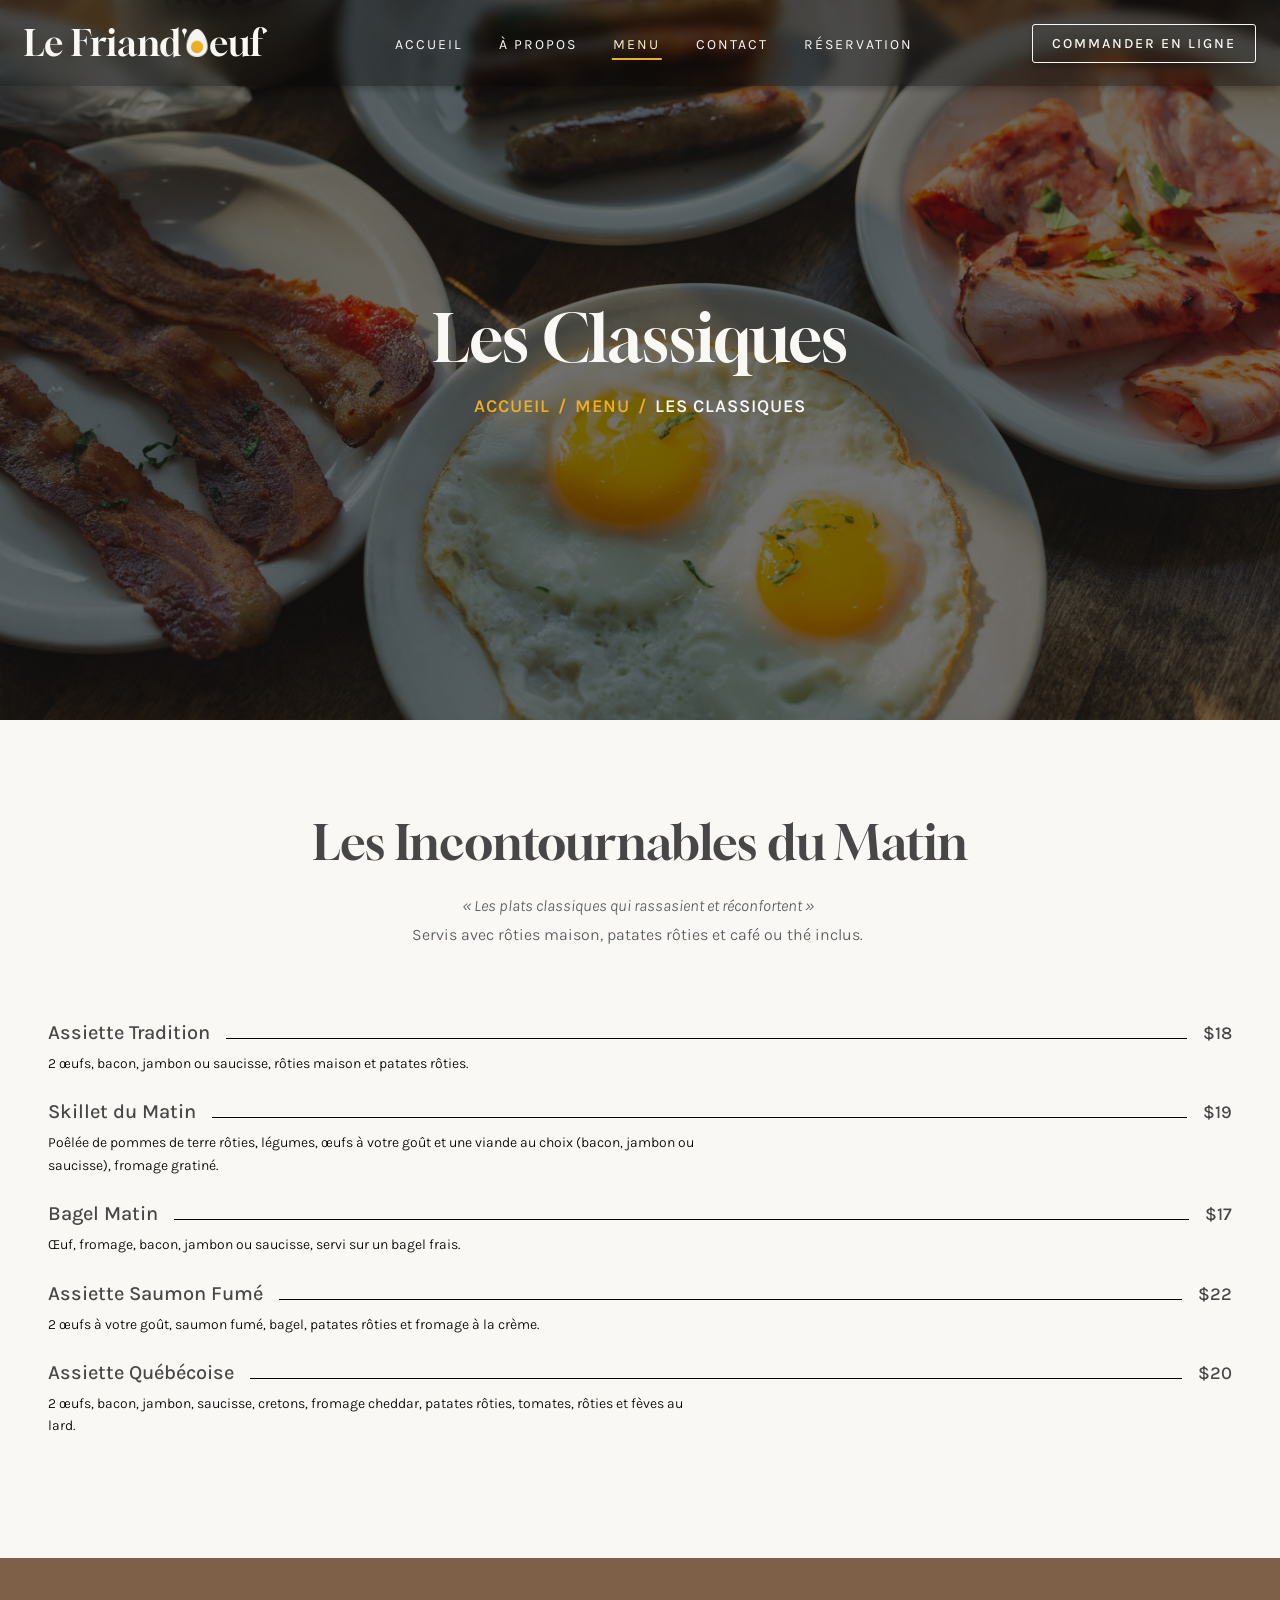
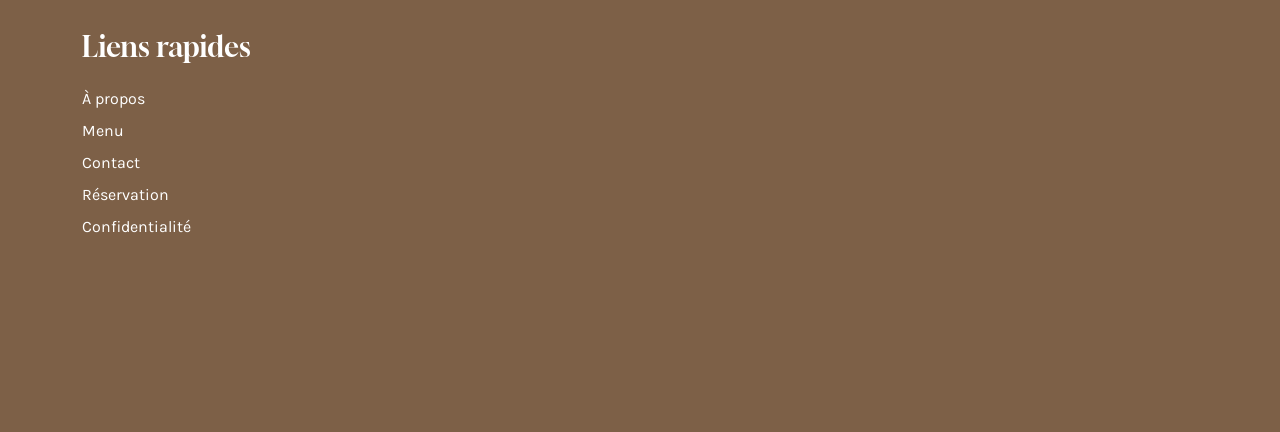
<file: meal_category.html>
<!DOCTYPE html>
<html lang="fr">
<head>
	<meta http-equiv="X-UA-Compatible" content="IE=edge">
	<meta name="viewport" content="width=device-width, initial-scale=1.0">
	<title>Friand'Oeuf</title>
	<link href="https://cdn.jsdelivr.net/npm/bootstrap@5.3.2/dist/css/bootstrap.min.css" rel="stylesheet">
	<script src="https://cdn.jsdelivr.net/npm/bootstrap@5.3.2/dist/js/bootstrap.bundle.min.js"></script>
	<link href="assets/css/style.css" rel="stylesheet">
</head>

<body>

  <nav class="navbar navbar-expand-lg px-4 py-3 position-absolute w-100">
    <a href="index.html" class="navbar-brand p-0" data-reveal>
              <span class="m-0">Le Friand'<img src="assets/Images/Icônes/boiled-egg.png" style="width:28px; height:28px; margin-left:-5px; margin-right:-2.5px; margin-bottom:7px;" alt="Logo Friand’Oeuf">euf</span>
    </a>
     <button class="navbar-toggler" type="button" data-bs-toggle="collapse" data-bs-target="#navbarNav" aria-label="Ouvrir le menu de navigation mobile">
      <span class="navbar-toggler-icon white-burger"></span>
    </button>
    <div class="collapse navbar-collapse" id="navbarNav">
      <ul class="navbar-nav w-100 justify-content-center g-5 mb-2 mb-lg-0">
        <li class="nav-item" data-reveal><a class="nav-link" href="index.html">Accueil</a></li>
        <li class="nav-item" data-reveal><a class="nav-link" href="about.html">À propos</a></li>
        <li class="nav-item" data-reveal><a class="nav-link active" href="menu.html">Menu</a></li>
        <li class="nav-item" data-reveal><a class="nav-link" href="contact.html">Contact</a></li>
        <li class="nav-item" data-reveal><a class="nav-link" href="reservation.html">Réservation</a></li>
      </ul>
      <a href="#" class="btn cta__btn--Style-2 mobile-btn py-2 px-3" style="width:280px;" data-reveal>Commander en ligne</a>
    </div>
  </nav>

  <main>
    <div class="Menu_brunch_classics-page__banner d-flex align-items-center w-100 py-5 mb-5">
      <div class="d-flex flex-column align-items-center w-100 px-3">
        <h1 class="hero__title mb-2" data-reveal>Les Classiques</h1>
        <nav aria-label="breadcrumb">
          <ol class="breadcrumb mt-2 mb-0">
            <li class="breadcrumb-item px-1" data-reveal>Accueil</li>
            <li class="breadcrumb-separator px-1">/</li>
            <li class="breadcrumb-item px-1" data-reveal>Menu</li>
            <li class="breadcrumb-separator px-1" data-reveal>/</li>
            <li class="breadcrumb-item active px-1" data-reveal>Les Classiques</li>
          </ol>
        </nav>
      </div>
    </div>

    <div class="container-xxl px-5 py-5">
      <div class="container d-flex justify-content-center">
        <div class="text-center mb-5">
          <h2 class="mb-4" data-reveal>Les Incontournables du Matin</h2>
          <p class="text-muted fst-italic mb-1" data-reveal>« Les plats classiques qui rassasient et réconfortent »</p>
          <p class="text-muted mb-4" data-reveal>Servis avec rôties maison, patates rôties et café ou thé inclus.</p>
        </div>
      </div>

      <div class="menu-item mb-4">
        <div class="d-flex align-items-baseline">
          <h5 class="menu-item-title mb-0">Assiette Tradition</h5>
          <span class="menu-line flex-grow-1 mx-3"></span>
          <span class="menu-price">$18</span>
        </div>
        <p class="menu-desc mb-0">2 œufs, bacon, jambon ou saucisse, rôties maison et patates rôties.</p>
      </div>

      <div class="menu-item mb-4">
        <div class="d-flex align-items-baseline">
          <h5 class="menu-item-title mb-0">Skillet du Matin</h5>
          <span class="menu-line flex-grow-1 mx-3"></span>
          <span class="menu-price">$19</span>
        </div>
        <p class="menu-desc mb-0">Poêlée de pommes de terre rôties, légumes, œufs à votre goût et une viande au choix (bacon, jambon ou saucisse), fromage gratiné.</p>
      </div>

      <div class="menu-item mb-4">
        <div class="d-flex align-items-baseline">
          <h5 class="menu-item-title mb-0">Bagel Matin</h5>
          <span class="menu-line flex-grow-1 mx-3"></span>
          <span class="menu-price">$17</span>
        </div>
        <p class="menu-desc mb-0">Œuf, fromage, bacon, jambon ou saucisse, servi sur un bagel frais.</p>
      </div>

      <div class="menu-item mb-4">
        <div class="d-flex align-items-baseline">
          <h5 class="menu-item-title mb-0">Assiette Saumon Fumé</h5>
          <span class="menu-line flex-grow-1 mx-3"></span>
          <span class="menu-price">$22</span>
        </div>
        <p class="menu-desc mb-0">2 œufs à votre goût, saumon fumé, bagel, patates rôties et fromage à la crème.</p>
      </div>

      <div class="menu-item mb-4">
        <div class="d-flex align-items-baseline">
          <h5 class="menu-item-title mb-0">Assiette Québécoise</h5>
          <span class="menu-line flex-grow-1 mx-3"></span>
          <span class="menu-price">$20</span>
        </div>
        <p class="menu-desc mb-0">2 œufs, bacon, jambon, saucisse, cretons, fromage cheddar, patates rôties, tomates, rôties et fèves au lard.</p>
      </div>
    </div>
  </main>

  <footer class="container-fluid footer pt-5 mt-5">
    <div class="container py-4">
      <div class="row g-5 mb-5">
        <div class="col-lg-3 col-md-6 text-start">
          <h3 class="footer-title mb-4" data-reveal>Liens rapides</h3>
          <a href="about.html" class="footer-link d-block mb-2 text-decoration-none" data-reveal>À propos</a>
          <a href="menu.html" class="footer-link d-block mb-2 text-decoration-none" data-reveal>Menu</a>
          <a href="contact.html" class="footer-link d-block mb-2 text-decoration-none" data-reveal>Contact</a>
          <a href="reservation.html" class="footer-link d-block mb-2 text-decoration-none" data-reveal>Réservation</a>
          <a href="#" class="footer-link d-block mb-2 text-decoration-none" data-reveal>Confidentialité</a>
          <a href="#" class="footer-link d-block mb-2 text-decoration-none" data-reveal>Accessibilité</a>
          <a href="#" class="footer-link d-block mb-2 text-decoration-none" data-reveal>Conditions</a>
        </div>

        <div class="col-lg-3 col-md-6 text-start">
          <h3 class="footer-title mb-4" data-reveal>Contact</h3>
          <p class="mb-2 d-flex align-items-start">
            <img src="assets/Images/Icônes/maps-and-flags-yellow.png" style="width:20px; height:20px; margin-right:12px; margin-top:2px;" alt="Adresse" data-reveal>
            <span data-reveal>123 Rue Brunch, Montréal, Qc, Canada</span>
          </p>
          <p class="mb-2 d-flex align-items-start">
            <img src="assets/Images/Icônes/phone-call-yellow.png" style="width:20px; height:20px; margin-right:12px; margin-top:2px;" alt="Téléphone" data-reveal>
            <a href="#" class="text-decoration-none" data-reveal>(000)-000-0000</a>
          </p>
          <p class="mb-5 d-flex align-items-start">
            <img src="assets/Images/Icônes/email-yellow.png" style="width:20px; height:20px; margin-right:12px; margin-top:2px;" alt="Email" data-reveal>
            <a href="mailto:info@friandoeuf.ca" class="text-decoration-none" data-reveal>info@friandoeuf.ca</a>
          </p>
          <a href="#" aria-label="Facebook" data-reveal><img src="assets/Images/Icônes/facebook-yellow.png" style="width:30px; height:30px;" alt="Facebook"></a>
          <a href="#" aria-label="Instagram" data-reveal><img src="assets/Images/Icônes/instagram-yellow.png" style="width:31px; height:31px;" alt="Instagram"></a>
        </div>

        <div class="col-lg-3 col-md-6 text-start">
          <h3 class="footer-title mb-4" data-reveal>Horaires</h3>
          <h4 data-reveal>Lundi au Dimanche</h4>
          <p data-reveal>6h00 am – 15h00 pm</p>
        </div>

        <div class="col-lg-3 col-md-6 text-start">
          <h3 class="footer-title mb-4" data-reveal>Infolettre</h3>
          <p data-reveal>Recevez nos dernières nouvelles et offres directement dans votre boîte mail.</p>
          <div class="d-flex" data-reveal>
            <label for="newsletter-email" class="visually-hidden">Adresse email</label>
            <input id="newsletter-email" type="email" placeholder="Votre email" class="form-control rounded-0 py-2" style="width:120px;">
            <button class="btn cta__btn--Style-1 px-2">S’abonner</button>
          </div>
        </div>

      </div>
      <div class="footer__line" data-reveal></div>
      <div class="footer__copyright pt-4 text-center">
        <a class="text-decoration-none" href="#" data-reveal>2025 &copy; Friand’Oeuf. Tous droits réservés</a>
      </div>
    </div>
  </footer>

<script src="assets/js/index.js"></script>
</body>
</html>
</file>
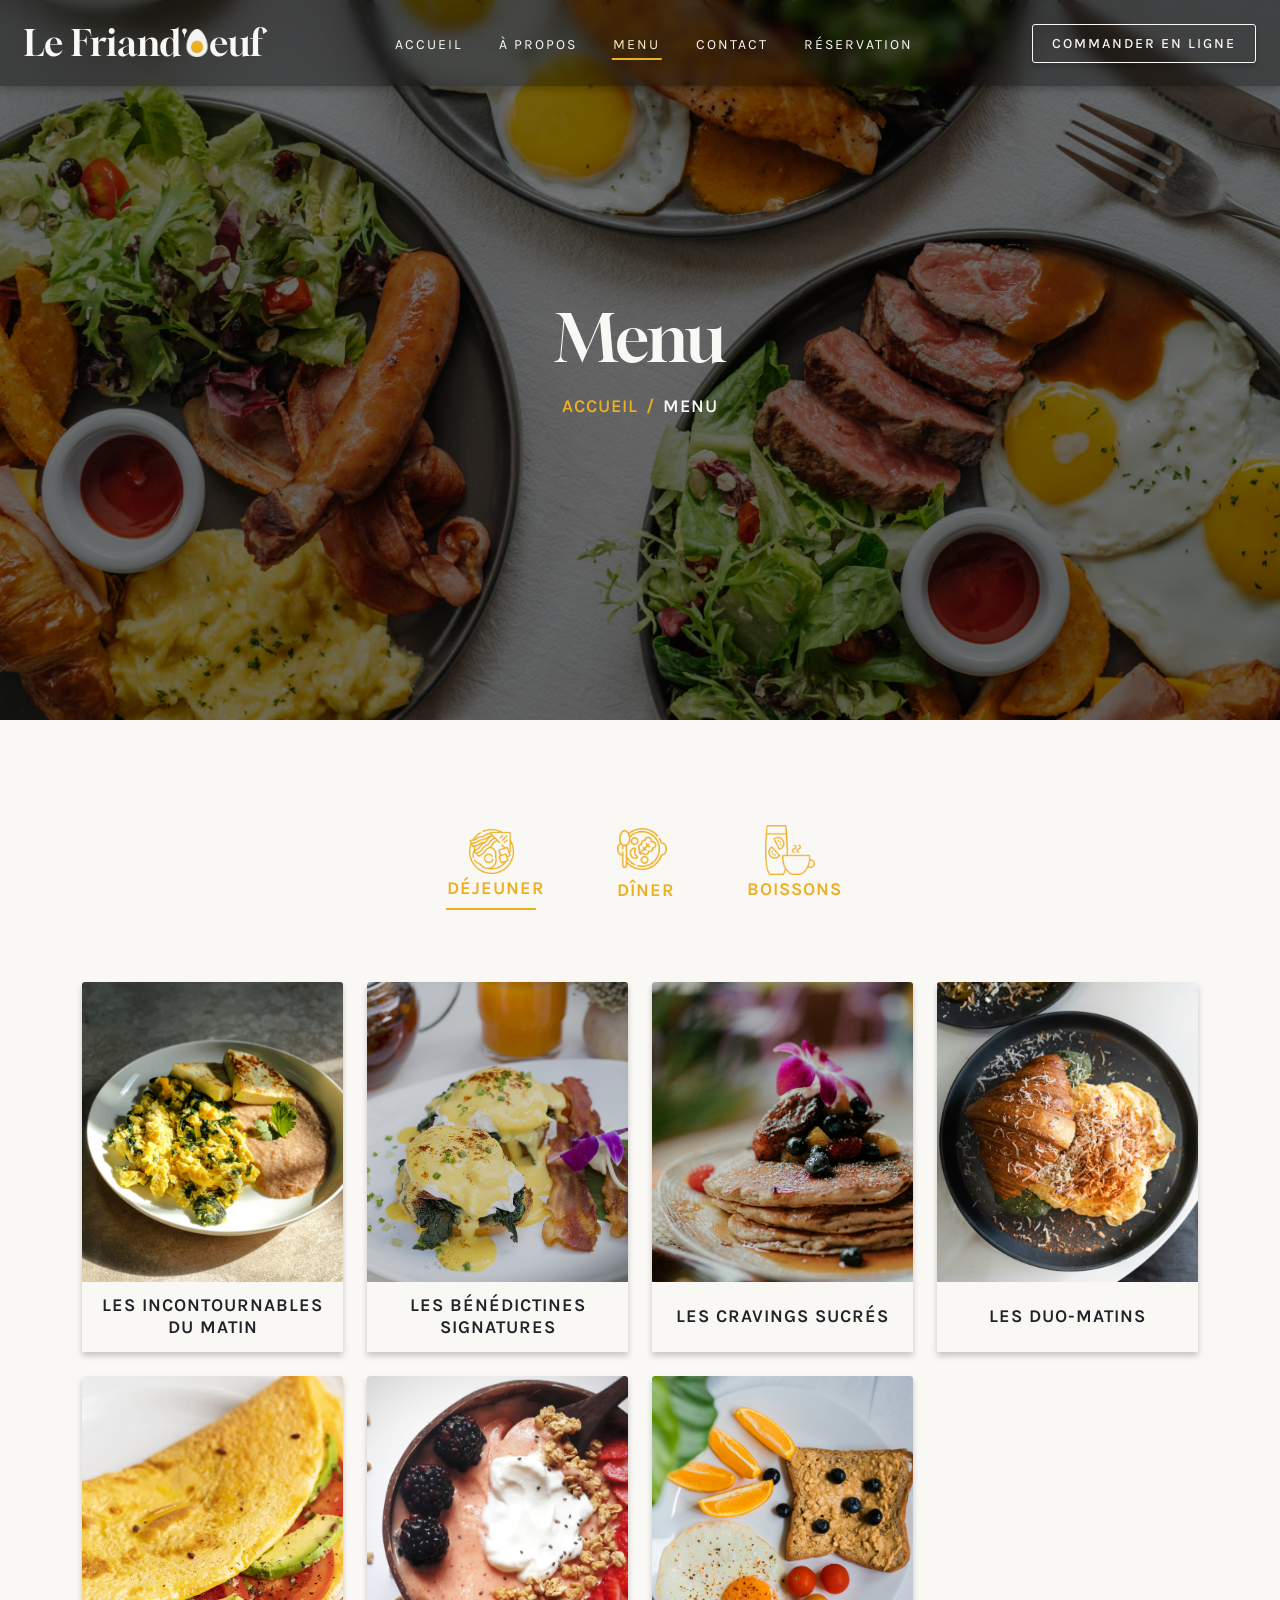
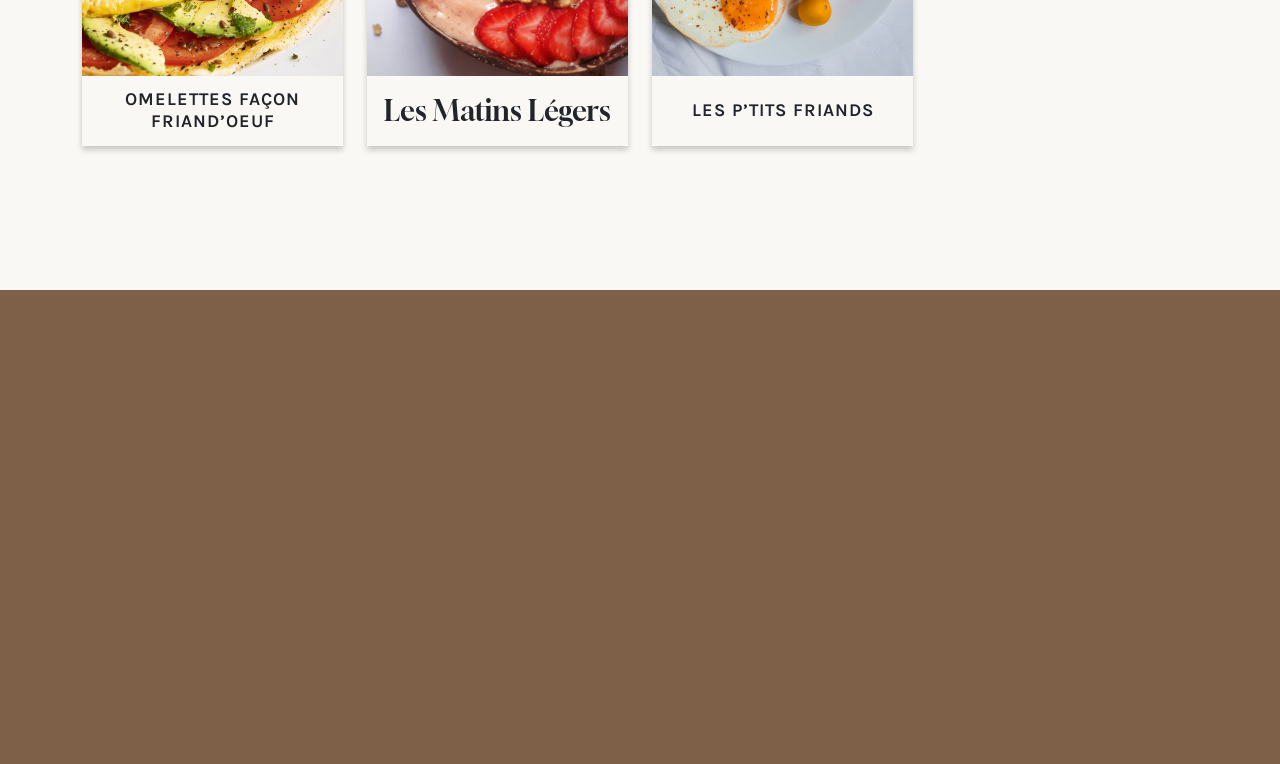
<file: menu.html>
<!DOCTYPE html>
<html lang="fr">
<head>
	<meta http-equiv="X-UA-Compatible" content="IE=edge">
	<meta name="viewport" content="width=device-width, initial-scale=1.0">
	<title>Friand'Oeuf</title>
	<link href="https://cdn.jsdelivr.net/npm/bootstrap@5.3.2/dist/css/bootstrap.min.css" rel="stylesheet">
	<script src="https://cdn.jsdelivr.net/npm/bootstrap@5.3.2/dist/js/bootstrap.bundle.min.js"></script>
	<link href="assets/css/style.css" rel="stylesheet">
</head>

<body>

  <nav class="navbar navbar-expand-lg px-4 py-3 position-absolute w-100">
    <a href="index.html" class="navbar-brand p-0" data-reveal>
              <span class="m-0">Le Friand'<img src="assets/Images/Icônes/boiled-egg.png" style="width:28px; height:28px; margin-left:-5px; margin-right:-2.5px; margin-bottom:7px;" alt="Logo Friand’Oeuf">euf</span>
    </a>
     <button class="navbar-toggler" type="button" data-bs-toggle="collapse" data-bs-target="#navbarNav" aria-label="Ouvrir le menu de navigation mobile">
      <span class="navbar-toggler-icon white-burger"></span>
    </button>
    <div class="collapse navbar-collapse" id="navbarNav">
      <ul class="navbar-nav w-100 justify-content-center g-5 mb-2 mb-lg-0">
        <li class="nav-item" data-reveal><a class="nav-link" href="index.html">Accueil</a></li>
        <li class="nav-item" data-reveal><a class="nav-link" href="about.html">À propos</a></li>
        <li class="nav-item" data-reveal><a class="nav-link active" href="menu.html">Menu</a></li>
        <li class="nav-item" data-reveal><a class="nav-link" href="contact.html">Contact</a></li>
        <li class="nav-item" data-reveal><a class="nav-link" href="reservation.html">Réservation</a></li>
      </ul>
      <a href="#" class="btn cta__btn--Style-2 mobile-btn py-2 px-3" style="width:280px;" data-reveal>Commander en ligne</a>
    </div>
  </nav>

  <main>
    <div class="Menu-page__banner d-flex align-items-center w-100 py-5 mb-5">
      <div class="d-flex flex-column justify-content-center align-items-center text-center w-100 px-3">
        <h1 class="hero__title mb-2" data-reveal>Menu</h1>
        <nav aria-label="breadcrumb">
          <ol class="breadcrumb mt-2 mb-0">
            <li class="breadcrumb-item px-1" data-reveal><a href="index.html">Accueil</a></li>
            <li class="breadcrumb-separator px-1" data-reveal>/</li>
            <li class="breadcrumb-item active px-1" data-reveal aria-current="page">Menu</li>
          </ol>
        </nav>
      </div>
    </div>

    <div class="container-xxl py-5">
      <div class="container">
        <div class="tab-class text-center position-relative">
          <ul class="nav justify-content-center mb-4 position-relative" >
            <li class="nav-item">
              <a href="#" class="nav-link d-flex align-items-center text-start mx-3 active" data-filter="dejeuner">
                <img src="assets/Images/Icônes/english-breakfast.png" alt="Icône Déjeuner" style="width:45px; height:45px;">
                <div class="ps-2"><h4 class="mt-1">Déjeuner</h4></div>
              </a>
            </li>
            <li class="nav-item">
              <a href="#" class="nav-link d-flex align-items-center text-start mx-3 pb-2" data-filter="diner">
                <img src="assets/Images/Icônes/soup.png" alt="Icône Dîner" style="width:50px; height:50px;">
                <div class="ps-2"><h4>Dîner</h4></div>
              </a>
            </li>
            <li class="nav-item">
              <a href="#" class="nav-link d-flex align-items-center text-start mx-3 pb-2" data-filter="breuvage">
                <img src="assets/Images/Icônes/breakfast.png" alt="Icône Boissons" style="width:50px; height:50px;">
                <div class="ps-2"><h4 class="mt-1">Boissons</h4></div>
              </a>
            </li>
            <div class="line-active position-absolute"></div>
          </ul>

          <div class="row g-4 my-5" id="menu-cards">

            <!-- Déjeuner -->
            <div class="col-md-3 menu-card" data-category="dejeuner">
              <a href="meal_category.html" class="d-block text-decoration-none h-100">
                <div class="card h-100">
                  <img src="assets/Images/Menu/Déjeuner/card_brunch_classic.jpg" class="card-img-top" alt="Les Incontournables du Matin">
                  <div class="card-body text-center">
                    <h4 class="card-title mb-0">Les Incontournables du Matin</h4>
                  </div>
                </div>
              </a>
            </div>
            <div class="col-md-3 menu-card" data-category="dejeuner">
              <a href="#" class="d-block text-decoration-none h-100">
                <div class="card h-100">
                  <img src="assets/Images/Menu/Déjeuner/card_brunch_benedictine.jpg" class="card-img-top" alt="Les Bénédictines Signatures">
                  <div class="card-body text-center">
                    <h4 class="card-title mb-0">Les Bénédictines Signatures</h4>
                  </div>
                </div>
              </a>
            </div>
            <div class="col-md-3 menu-card" data-category="dejeuner">
              <a href="#" class="d-block text-decoration-none h-100">
                <div class="card h-100">
                  <img src="assets/Images/Menu/Déjeuner/card_brunch_sweets.jpg" class="card-img-top" alt="Les Cravings Sucrés">
                  <div class="card-body text-center">
                    <h4 class="card-title mb-0">Les Cravings Sucrés</h4>
                  </div>
                </div>
              </a>
            </div>
            <div class="col-md-3 menu-card" data-category="dejeuner">
              <a href="#" class="d-block text-decoration-none h-100">
                <div class="card h-100">
                  <img src="assets/Images/Menu/Déjeuner/card_brunch_duo.jpg" class="card-img-top" alt="Les Duo-Matins">
                  <div class="card-body text-center">
                    <h4 class="card-title mb-0">Les Duo-Matins</h4>
                  </div>
                </div>
              </a>
            </div>
            <div class="col-md-3 menu-card" data-category="dejeuner">
              <a href="#" class="d-block text-decoration-none h-100">
                <div class="card h-100">
                  <img src="assets/Images/Menu/Déjeuner/card_brunch_omelet.jpg" class="card-img-top" alt="Omelettes façon Friand’Oeuf">
                  <div class="card-body text-center">
                    <h4 class="card-title mb-0">Omelettes façon Friand’Oeuf</h4>
                  </div>
                </div>
              </a>
            </div>
            <div class="col-md-3 menu-card" data-category="dejeuner">
              <a href="#" class="d-block text-decoration-none h-100">
                <div class="card h-100">
                  <img src="assets/Images/Menu/Déjeuner/card_brunch_healthy.jpg" class="card-img-top" alt="Les Matins Légers">
                  <div class="card-body text-center">
                    <h3 class="card-title mb-0">Les Matins Légers</h3>
                  </div>
                </div>
              </a>
            </div>
            <div class="col-md-3 menu-card" data-category="dejeuner">
              <a href="#" class="d-block text-decoration-none h-100">
                <div class="card h-100">
                  <img src="assets/Images/Menu/Déjeuner/card_brunch_kids.jpg" class="card-img-top" alt="Les P’tits Friands">
                  <div class="card-body text-center">
                    <h4 class="card-title mb-0">Les P’tits Friands</h4>
                  </div>
                </div>
              </a>
            </div>

            <!-- Dîner -->
            <div class="col-md-3 menu-card d-none" data-category="diner">
              <a href="#" class="d-block text-decoration-none h-100">
                <div class="card h-100">
                  <img src="assets/Images/Menu/Diner/card_lunch_entrees.jpg" class="card-img-top" alt="Entrées & Salades">
                  <div class="card-body text-center">
                    <h4 class="card-title">Entrées & Salades</h4>
                  </div>
                </div>
              </a>
            </div>
            <div class="col-md-3 menu-card d-none" data-category="diner">
              <a href="#" class="d-block text-decoration-none h-100">
                <div class="card h-100">
                  <img src="assets/Images/Menu/Diner/card_lunch_classiques.jpg" class="card-img-top" alt="Classiques Réconfortants">
                  <div class="card-body text-center">
                    <h4 class="card-title">Classiques Réconfortants</h4>
                  </div>
                </div>
              </a>
            </div>
            <div class="col-md-3 menu-card d-none" data-category="diner">
              <a href="#" class="d-block text-decoration-none h-100">
                <div class="card h-100">
                  <img src="assets/Images/Menu/Diner/card_lunch_sandwichs.jpg" class="card-img-top" alt="Sandwiches & Wraps">
                  <div class="card-body text-center">
                    <h4 class="card-title">Sandwiches & Wraps</h4>
                  </div>
                </div>
              </a>
            </div>
            <div class="col-md-3 menu-card d-none" data-category="diner">
              <a href="#" class="d-block text-decoration-none h-100">
                <div class="card h-100">
                  <img src="assets/Images/Menu/Diner/card_lunch_dessert.jpg" class="card-img-top" alt="Desserts & Douceurs">
                  <div class="card-body text-center">
                    <h4 class="card-title">Desserts & Douceurs</h4>
                  </div>
                </div>
              </a>
            </div>

            <!-- Boissons -->
            <div class="col-md-3 menu-card d-none" data-category="breuvage">
              <a href="#" class="d-block text-decoration-none h-100">
                <div class="card h-100">
                  <img src="assets/Images/Menu/Breuvages/card_breuvage_smoothie.jpg" class="card-img-top" alt="Jus & Smoothies">
                  <div class="card-body text-center">
                    <h4 class="card-title">Jus & Smoothies</h4>
                  </div>
                </div>
              </a>
            </div>
            <div class="col-md-3 menu-card d-none" data-category="breuvage">
              <a href="#" class="d-block text-decoration-none h-100">
                <div class="card h-100">
                  <img src="assets/Images/Menu/Breuvages/card_breuvage_chauds.jpg" class="card-img-top" alt="Cafés & Chauds">
                  <div class="card-body text-center">
                    <h4 class="card-title">Cafés & Chauds</h4>
                  </div>
                </div>
              </a>
            </div>
            <div class="col-md-3 menu-card d-none" data-category="breuvage">
              <a href="#" class="d-block text-decoration-none h-100">
                <div class="card h-100">
                  <img src="assets/Images/Menu/Breuvages/Card_breuvage_alcool.jpg" class="card-img-top" alt="Boissons alcoolisées">
                  <div class="card-body text-center">
                    <h4 class="card-title">Boissons alcoolisées</h4>
                  </div>
                </div>
              </a>
            </div>
            <div class="col-md-3 menu-card d-none" data-category="breuvage">
              <a href="#" class="d-block text-decoration-none h-100">
                <div class="card h-100">
                  <img src="assets/Images/Menu/Breuvages/Card_breuvage-Frais.jpg" class="card-img-top" alt="Breuvages frais & Cie">
                  <div class="card-body text-center">
                    <h4 class="card-title">Breuvages frais & Cie</h4>
                  </div>
                </div>
              </a>
            </div>

          </div>
        </div>
      </div>
    </div>
  </main>

  <footer class="container-fluid footer pt-5 mt-5">
    <div class="container py-4">
      <div class="row g-5 mb-5">
        <div class="col-lg-3 col-md-6 text-start">
          <h3 class="footer-title mb-4" data-reveal>Liens rapides</h3>
          <a href="about.html" class="footer-link d-block mb-2 text-decoration-none" data-reveal>À propos</a>
          <a href="menu.html" class="footer-link d-block mb-2 text-decoration-none" data-reveal>Menu</a>
          <a href="contact.html" class="footer-link d-block mb-2 text-decoration-none" data-reveal>Contact</a>
          <a href="reservation.html" class="footer-link d-block mb-2 text-decoration-none" data-reveal>Réservation</a>
          <a href="#" class="footer-link d-block mb-2 text-decoration-none" data-reveal>Confidentialité</a>
          <a href="#" class="footer-link d-block mb-2 text-decoration-none" data-reveal>Accessibilité</a>
          <a href="#" class="footer-link d-block mb-2 text-decoration-none" data-reveal>Conditions</a>
        </div>

        <div class="col-lg-3 col-md-6 text-start">
          <h3 class="footer-title mb-4" data-reveal>Contact</h3>
          <p class="mb-2 d-flex align-items-start">
            <img src="assets/Images/Icônes/maps-and-flags-yellow.png" style="width:20px; height:20px; margin-right:12px; margin-top:2px;" alt="Adresse" data-reveal>
            <span data-reveal>123 Rue Brunch, Montréal, Qc, Canada</span>
          </p>
          <p class="mb-2 d-flex align-items-start">
            <img src="assets/Images/Icônes/phone-call-yellow.png" style="width:20px; height:20px; margin-right:12px; margin-top:2px;" alt="Téléphone" data-reveal>
            <a href="#" class="text-decoration-none" data-reveal>(000)-000-0000</a>
          </p>
          <p class="mb-5 d-flex align-items-start">
            <img src="assets/Images/Icônes/email-yellow.png" style="width:20px; height:20px; margin-right:12px; margin-top:2px;" alt="Email" data-reveal>
            <a href="mailto:info@friandoeuf.ca" class="text-decoration-none" data-reveal>info@friandoeuf.ca</a>
          </p>
          <a href="#" aria-label="Facebook" data-reveal><img src="assets/Images/Icônes/facebook-yellow.png" style="width:30px; height:30px;" alt="Facebook"></a>
          <a href="#" aria-label="Instagram" data-reveal><img src="assets/Images/Icônes/instagram-yellow.png" style="width:31px; height:31px;" alt="Instagram"></a>
        </div>

        <div class="col-lg-3 col-md-6 text-start">
          <h3 class="footer-title mb-4" data-reveal>Horaires</h3>
          <h4 data-reveal>Lundi au Dimanche</h4>
          <p data-reveal>6h00 am – 15h00 pm</p>
        </div>

        <div class="col-lg-3 col-md-6 text-start">
          <h3 class="footer-title mb-4" data-reveal>Infolettre</h3>
          <p data-reveal>Recevez nos dernières nouvelles et offres directement dans votre boîte mail.</p>
          <div class="d-flex" data-reveal>
            <label for="newsletter-email" class="visually-hidden">Adresse email</label>
            <input id="newsletter-email" type="email" placeholder="Votre email" class="form-control rounded-0 py-2" style="width:120px;">
            <button class="btn cta__btn--Style-1 px-2">S’abonner</button>
          </div>
        </div>

      </div>
      <div class="footer__line" data-reveal></div>
      <div class="footer__copyright pt-4 text-center">
        <a class="text-decoration-none" href="#" data-reveal>2025 &copy; Friand’Oeuf. Tous droits réservés</a>
      </div>
    </div>
  </footer>

<script src="assets/js/index.js"></script>
</body>
</html>
</file>
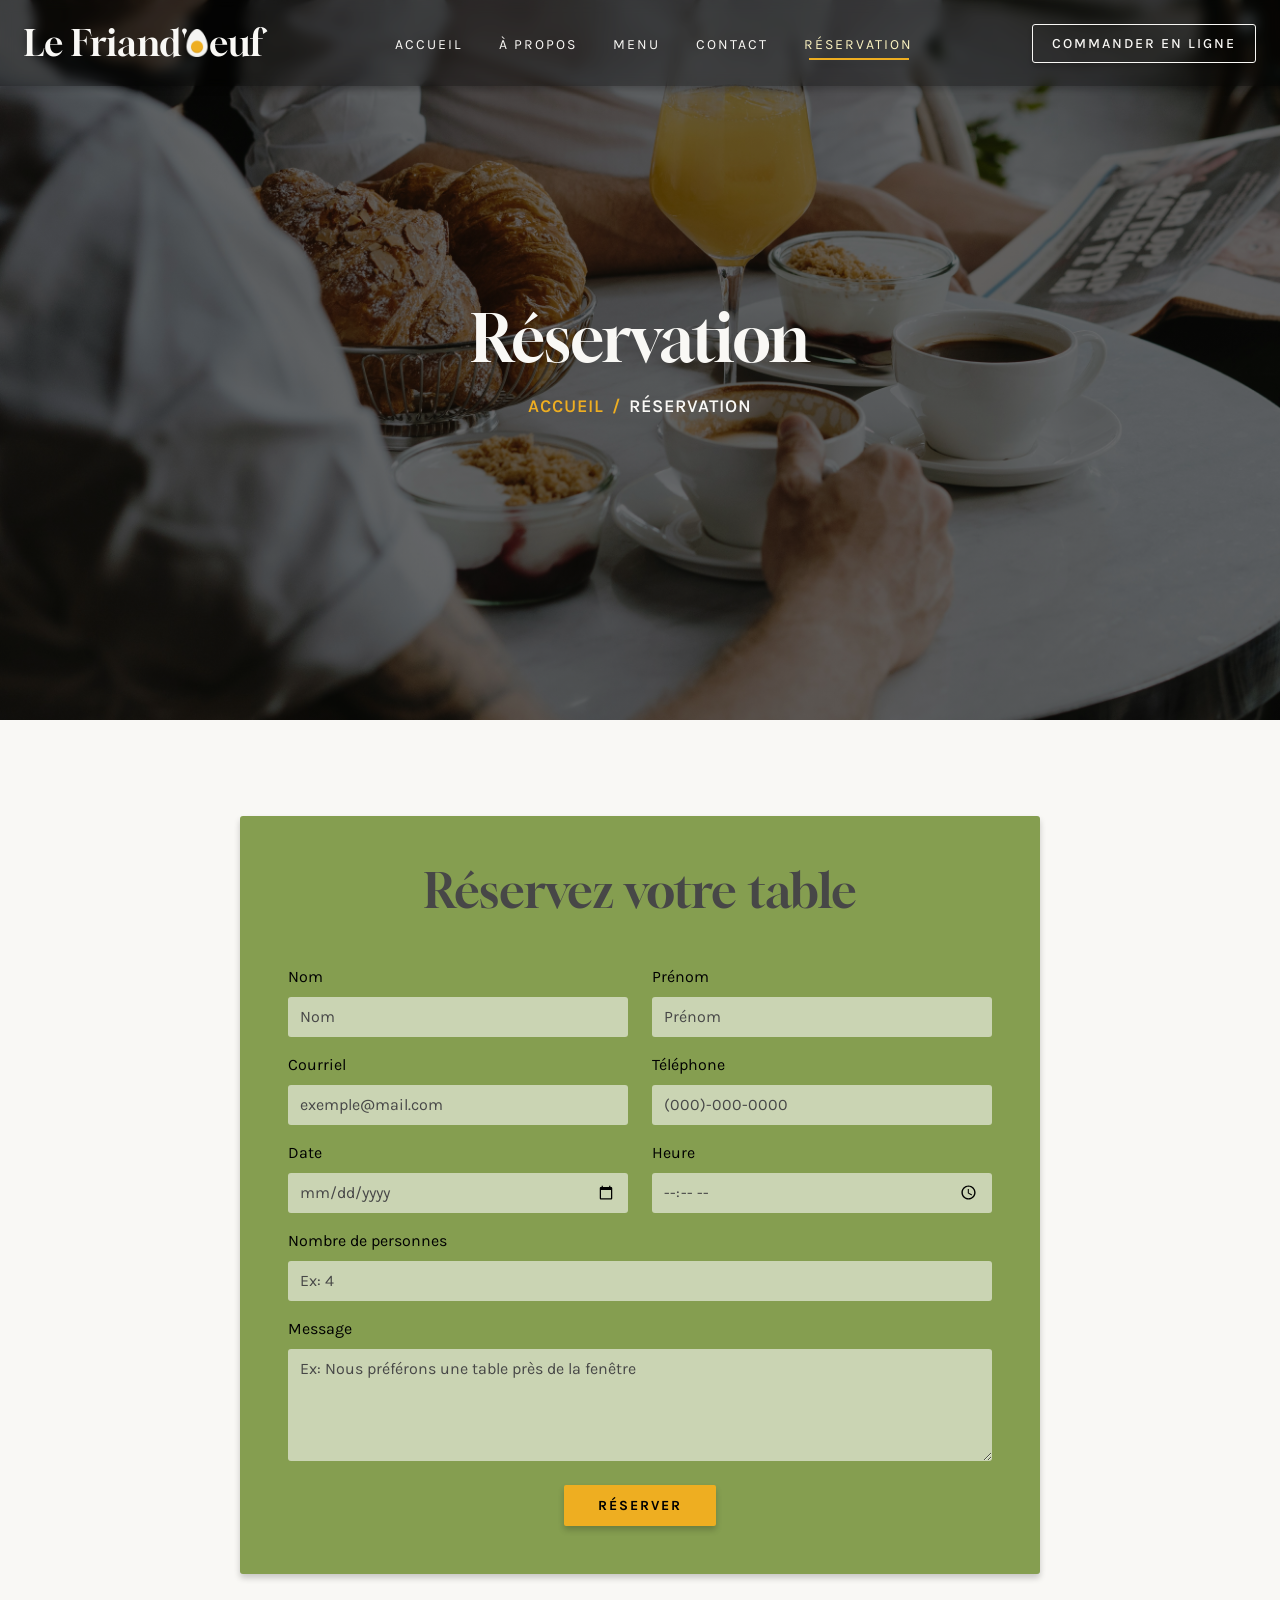
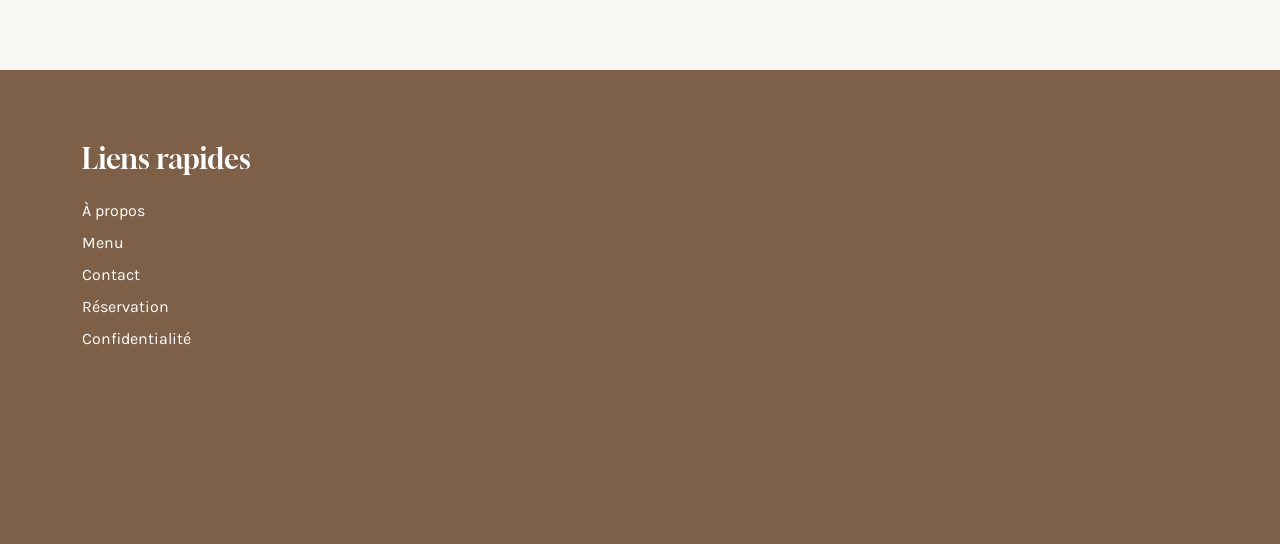
<file: reservation.html>
<!DOCTYPE html>
<html lang="fr">
<head>
	<meta http-equiv="X-UA-Compatible" content="IE=edge">
	<meta name="viewport" content="width=device-width, initial-scale=1.0">
	<title>Friand'Oeuf</title>
	<link href="https://cdn.jsdelivr.net/npm/bootstrap@5.3.2/dist/css/bootstrap.min.css" rel="stylesheet">
	<script src="https://cdn.jsdelivr.net/npm/bootstrap@5.3.2/dist/js/bootstrap.bundle.min.js"></script>
	<link href="assets/css/style.css" rel="stylesheet">
</head>

<body>

  <nav class="navbar navbar-expand-lg px-4 py-3 position-absolute w-100">
    <a href="index.html" class="navbar-brand p-0" data-reveal>
       <span class="m-0">Le Friand'<img src="assets/Images/Icônes/boiled-egg.png" style="width:28px; height:28px; margin-left:-5px; margin-right:-2.5px; margin-bottom:7px;" alt="Logo Friand’Oeuf">euf</span>
    </a>
    <button class="navbar-toggler" type="button" data-bs-toggle="collapse" data-bs-target="#navbarNav" aria-label="Ouvrir le menu de navigation mobile">
      <span class="navbar-toggler-icon white-burger"></span>
    </button>
    <div class="collapse navbar-collapse" id="navbarNav">
      <ul class="navbar-nav w-100 justify-content-center g-5 mb-2 mb-lg-0">
        <li class="nav-item" data-reveal><a class="nav-link" href="index.html">Accueil</a></li>
        <li class="nav-item" data-reveal><a class="nav-link" href="about.html">À propos</a></li>
        <li class="nav-item" data-reveal><a class="nav-link" href="menu.html">Menu</a></li>
        <li class="nav-item" data-reveal><a class="nav-link" href="contact.html">Contact</a></li>
        <li class="nav-item" data-reveal><a class="nav-link active" href="reservation.html">Réservation</a></li>
      </ul>
      <a href="#" class="btn cta__btn--Style-2 mobile-btn py-2 px-3" style="width:280px;" data-reveal>Commander en ligne</a>
    </div>
  </nav>

  <main>
    <div class="Reservation-page__banner d-flex align-items-center w-100 py-5 mb-5">
      <div class="d-flex flex-column justify-content-center align-items-center text-center w-100 px-3">
        <h1 class="hero__title mb-2" data-reveal>Réservation</h1>
        <nav aria-label="breadcrumb">
          <ol class="breadcrumb mt-2 mb-0">
            <li class="breadcrumb-item px-1" data-reveal>Accueil</li>
            <li class="breadcrumb-separator px-1" data-reveal>/</li>
            <li class="breadcrumb-item active px-1" aria-current="page" data-reveal>Réservation</li>
          </ol>
        </nav>
      </div>
    </div>

    <div class="container-xxl py-5">
      <div class="container d-flex justify-content-center" data-reveal>
        <div class="Contact__form p-5" style="max-width:800px; width:100%;">
          <h2 class="contact__form-title text-center mb-5" data-reveal>Réservez votre table</h2>
            <form>
              <div class="row mb-3">
                <div class="col-md-6 mb-3 mb-md-0">
                  <label class="form-label" for="nom">Nom</label>
                  <input type="text" id="nom" class="form-control" placeholder="Nom">
                </div>
                <div class="col-md-6">
                  <label class="form-label" for="prenom">Prénom</label>
                  <input type="text" id="prenom" class="form-control" placeholder="Prénom">
                </div>
              </div>

              <div class="row mb-3">
                <div class="col-md-6 mb-3 mb-md-0">
                  <label class="form-label" for="courriel">Courriel</label>
                  <input type="email" id="courriel" class="form-control" placeholder="exemple@mail.com">
                </div>
                <div class="col-md-6">
                  <label class="form-label" for="telephone">Téléphone</label>
                  <input type="tel" id="telephone" class="form-control" placeholder="(000)-000-0000">
                </div>
              </div>

              <div class="row mb-3">
                <div class="col-md-6 mb-3 mb-md-0">
                  <label class="form-label" for="date">Date</label>
                  <input type="date" id="date" class="form-control">
                </div>
                <div class="col-md-6">
                  <label class="form-label" for="heure">Heure</label>
                  <input type="time" id="heure" class="form-control">
                </div>
              </div>

              <div class="row mb-3">
                <div class="col">
                  <label class="form-label" for="personnes">Nombre de personnes</label>
                  <input type="number" id="personnes" class="form-control" placeholder="Ex: 4" min="1">
                </div>
              </div>

              <div class="row mb-4">
                <div class="col">
                  <label class="form-label" for="message">Message</label>
                  <textarea id="message" class="form-control" rows="4" placeholder="Ex: Nous préférons une table près de la fenêtre"></textarea>
                </div>
              </div>

              <div class="text-center">
                <button type="submit" class="cta__btn--Style-1" data-reveal>Réserver</button>
              </div>
            </form>
        </div>
      </div>
    </div>
  </main>

  <footer class="container-fluid footer pt-5 mt-5">
    <div class="container py-4">
      <div class="row g-5 mb-5">
        <div class="col-lg-3 col-md-6 text-start">
          <h3 class="footer-title mb-4" data-reveal>Liens rapides</h3>
          <a href="about.html" class="footer-link d-block mb-2 text-decoration-none" data-reveal>À propos</a>
          <a href="menu.html" class="footer-link d-block mb-2 text-decoration-none" data-reveal>Menu</a>
          <a href="contact.html" class="footer-link d-block mb-2 text-decoration-none" data-reveal>Contact</a>
          <a href="reservation.html" class="footer-link d-block mb-2 text-decoration-none" data-reveal>Réservation</a>
          <a href="#" class="footer-link d-block mb-2 text-decoration-none" data-reveal>Confidentialité</a>
          <a href="#" class="footer-link d-block mb-2 text-decoration-none" data-reveal>Accessibilité</a>
          <a href="#" class="footer-link d-block mb-2 text-decoration-none" data-reveal>Conditions</a>
        </div>

        <div class="col-lg-3 col-md-6 text-start">
          <h3 class="footer-title mb-4" data-reveal>Contact</h3>
          <p class="mb-2 d-flex align-items-start">
            <img src="assets/Images/Icônes/maps-and-flags-yellow.png" style="width:20px; height:20px; margin-right:12px; margin-top:2px;" alt="Adresse" data-reveal>
            <span data-reveal>123 Rue Brunch, Montréal, Qc, Canada</span>
          </p>
          <p class="mb-2 d-flex align-items-start">
            <img src="assets/Images/Icônes/phone-call-yellow.png" style="width:20px; height:20px; margin-right:12px; margin-top:2px;" alt="Téléphone" data-reveal>
            <a href="#" class="text-decoration-none" data-reveal>(000)-000-0000</a>
          </p>
          <p class="mb-5 d-flex align-items-start">
            <img src="assets/Images/Icônes/email-yellow.png" style="width:20px; height:20px; margin-right:12px; margin-top:2px;" alt="Email" data-reveal>
            <a href="mailto:info@friandoeuf.ca" class="text-decoration-none" data-reveal>info@friandoeuf.ca</a>
          </p>
          <a href="#" aria-label="Facebook" data-reveal><img src="assets/Images/Icônes/facebook-yellow.png" style="width:30px; height:30px;" alt="Facebook"></a>
          <a href="#" aria-label="Instagram" data-reveal><img src="assets/Images/Icônes/instagram-yellow.png" style="width:31px; height:31px;" alt="Instagram"></a>
        </div>

        <div class="col-lg-3 col-md-6 text-start">
          <h3 class="footer-title mb-4" data-reveal>Horaires</h3>
          <h4 data-reveal>Lundi au Dimanche</h4>
          <p data-reveal>6h00 am – 15h00 pm</p>
        </div>

        <div class="col-lg-3 col-md-6 text-start">
          <h3 class="footer-title mb-4" data-reveal>Infolettre</h3>
          <p data-reveal>Recevez nos dernières nouvelles et offres directement dans votre boîte mail.</p>
          <div class="d-flex" data-reveal>
            <label for="newsletter-email" class="visually-hidden">Adresse email</label>
            <input id="newsletter-email" type="email" placeholder="Votre email" class="form-control rounded-0 py-2" style="width:120px;">
            <button class="btn cta__btn--Style-1 px-2">S’abonner</button>
          </div>
        </div>

      </div>
      <div class="footer__line" data-reveal></div>
      <div class="footer__copyright pt-4 text-center">
        <a class="text-decoration-none" href="#" data-reveal>2025 &copy; Friand’Oeuf. Tous droits réservés</a>
      </div>
    </div>
  </footer>

<script src="assets/js/index.js"></script>
</body>
</html>
</file>
<file: assets/css/style.css>
@import url('https://fonts.googleapis.com/css2?family=Gloock&family=Karla:wght@200..800&display=swap');

:root {
  --Waffle: #7D6047;
  --Matcha: #859e50;
  --EggYolk: #EEAE21;
  --EggWhite: #F9F8F5;
  --Chia: #474747;
  --Pineaple: #FAF2C0;
  --border-radius: 4px;
  --shadow: 0 4px 6px rgba(0,0,0,0.2);
  --Titres: "Gloock", serif;
  --Texte: "Karla", sans-serif;
}

body {
  font-family: var(--Texte);
  line-height: 1.5;
  font-size: 16px;
  color: var(--Chia);
  background: var(--EggWhite);
}

/* ---------- STYLES GÉNÉRAUX ---------- */

h1 {
  font-family: var(--Titres);
  font-size: 64px;
  color: var(--EggWhite);
  line-height: 1.1;
}

h2 {
  font-family: var(--Titres);
  font-size: 48px;
  color: var(--Chia);
  line-height: 1.1;
}

h3 {
  font-family: var(--Titres);
  font-size: 28px;
  color: var(--Chia);
}

h4 {
  font-family: var(--Texte);
  font-size: 18px;
  color: var(--EggWhite);
  font-weight: 650;
  text-transform: uppercase;
  letter-spacing: 1px;
}

p {
  max-width: 650px;
  line-height: 1.6;
  font-weight: 350;
}

.hero__title {
  line-height: 1.2;
  color: var(--EggWhite);
}

img {
  border-radius: 3px !important;
}

/*  Boutons */

.cta__btn--Style-1 {
  background-color: var(--EggYolk);
  color: #000000;
  border: 2px solid var(--EggYolk);
  border-radius: 2px;
  font-family: var(--Texte);
  font-weight: 700;
  text-align: center;
  padding: 8px 32px;
  text-transform: uppercase;
  letter-spacing: 2px;
  font-size: 14px;
  box-shadow: var(--shadow);
  cursor: pointer;
  transition: transform 0.4s ease, background-color 0.4s ease, border-color 0.4s ease, color 0.4s ease, box-shadow 0.4s ease;
}

.cta__btn--Style-1:hover {
  background-color: var(--EggYolk);
  color: var(--Chia);
  border: 2px solid var(--EggYolk);
  transform: scale(1.05)!important;
  box-shadow: 0 8px 20px rgba(0,0,0,0.2);
}

.cta__btn--Style-2 {
  background-color: transparent;
  color: var(--EggWhite);
  border: 1.5px solid var(--EggWhite);
  border-radius: 3px;
  display: inline-block;
  text-align: center;
  padding: 8px 32px;
  text-transform: uppercase;
  letter-spacing: 2px;
  font-size: 14px;
  font-weight: 500;
  box-shadow: var(--shadow);
  cursor: pointer;
  transition: transform 0.4s ease, background-color 0.4s ease, border-color 0.4s ease, color 0.4s ease, box-shadow 0.4s ease;
}

.cta__btn--Style-2:hover {
  background-color: var(--EggWhite);
  color: var(--Chia);
  border-color: var(--EggWhite);
  transform: scale(1.05)!important;
  box-shadow: 0 8px 20px rgba(0,0,0,0.2);
}

/* Navbar */

.navbar-toggler {
  border: none;
  outline: none;
  box-shadow: none;
  padding: 0.35rem 0.85rem;
}

.navbar-toggler svg {
  color: var(--EggWhite);
}

.navbar-toggler:focus {
  outline: none;
  box-shadow: none;
}

.navbar-nav {
  gap: 20px;
}

.navbar {
  background-color: rgba(0, 0, 0, 0.35);
  backdrop-filter: blur(6px);
  -webkit-backdrop-filter: blur(6px);
  box-shadow: var(--shadow);
}

.navbar-nav .nav-link {
  color: var(--EggWhite);
  text-transform: uppercase;
  font-size: 14px;
  letter-spacing: 2px;
  position: relative;
  padding-bottom: 5px;
  transition: color 0.3s;
  text-align: center;
}

.navbar .nav-link.active {
  color: var(--Pineaple);
}

.navbar-nav .nav-link.active::after {
  content: "";
  position: absolute;
  left: 50%;
  bottom: 0;
  width: 80%;
  transform: translateX(-50%);
  height: 2px;
  color: var(--Pineaple);
  background-color: var(--EggYolk);
  box-shadow: var(--shadow);
}

.navbar-nav .nav-link:hover {
  color: var(--Pineaple);
}

.navbar-brand span {
  color: var(--EggWhite);
  font-family: var(--Titres);
  font-size: 36px;
}

/* Breadcrumb */

.breadcrumb .breadcrumb-item,
.breadcrumb .breadcrumb-item a {
  font-size: 18px;
  font-weight: 600;
  text-transform: uppercase;
  letter-spacing: 1px;
  color: var(--EggYolk);
  text-decoration: none;
}

.breadcrumb .breadcrumb-item.active,
.breadcrumb .breadcrumb-item.active a {
  color: var(--EggWhite);
  pointer-events: none;
}

.breadcrumb .breadcrumb-item + .breadcrumb-item::before {
  content: none;
}

.breadcrumb-separator {
  font-size: 18px;
  color: var(--EggYolk);
  font-weight: 600;
  text-transform: uppercase;
  letter-spacing: 1px;
}

/* Sections */

.section--Matcha { background-color: var(--Matcha); 
}

.section-p { 
  max-width: 500px; }

.section-p-center { 
  max-width: 650px; }

/* Banners */

.About-page__banner,
.Contact-page__banner,
.Reservation-page__banner,
.Menu-page__banner,
.Menu_brunch_classics-page__banner {
  background-size: cover;
  background-position: center;
  min-height: 80vh;
}

/* ----------Page Accueil---------- */

.hero__banner {
  min-height: 100vh;
  background: linear-gradient(rgba(0,0,0,0.55), rgba(0,0,0,0.55)), url(../Images/banner.jpg) center/cover;
  color: var(--EggWhite);
}

.hero__banner p{
  max-width: 600px;
  font-size: large;
}

.philosophy_section--background-image {
  background: linear-gradient(rgba(0,0,0,0.55), rgba(0,0,0,0.65)), url(../Images/home_philosophy_section.jpg) center/cover;
  color: var(--EggWhite);
  min-height: 45vh;
}


/* ----------Page À propos---------- */

.About-page__banner {
  background-image: linear-gradient(rgba(0,0,0,0.55), rgba(0,0,0,0.55)), url(../Images/banner_about.jpg);
}

.About-section--background-image {
  background: linear-gradient(rgba(0,0,0,0.55), rgba(0,0,0,0.55)), url(../Images/about_mission.jpg) center/cover;
  min-height: 450px;
  color: var(--EggWhite);
}


/* ----------Page Menu----------- */

.Menu-page__banner {
  background-image: linear-gradient(rgba(0,0,0,0.55), rgba(0,0,0,0.55)), url(../Images/banner_menu.jpg);
}

.Menu_brunch_classics-page__banner {
  background-image: linear-gradient(rgba(0,0,0,0.55), rgba(0,0,0,0.55)), url(../Images/banner_menu_brunch_classics.jpg);
}

.tab-class { position: relative; width: 100%; }

.tab-class ul.nav {
  display: flex;
  justify-content: center;
  align-items: center;
  flex-wrap: nowrap;
  padding: 0;
  margin: 0;
  list-style: none;
}

.tab-class .nav-item {
  position: relative;
}

.tab-class .nav-link {
  display: flex;
  flex-direction: column;   
  align-items: center;
  text-align: center;
  color: var(--EggYolk);
  border-bottom: none !important;
  white-space: nowrap;
  padding-bottom: 5px;
}

.tab-class .nav-link h4 {
  color: inherit;
  margin-top: 6px;
  margin-bottom: 0;
}

.line-active {
  position: absolute;
  bottom: 0;
  height: 2px;
  width: 90px;
  background-color: var(--EggYolk);
  transition: left 0.3s ease;
}

.card-img-top {
  object-fit: cover;
  height: 300px;
  border-radius: 0;
}

.menu-card {
  display: flex;
  justify-content: center;
  opacity: 0;
}

.menu-card .card {
  width: 100%;
  max-width: 300px;
  border: none;
  border-radius: 0;
  box-shadow: var(--shadow);
  overflow: hidden;
  transition: transform 0.45s ease, box-shadow 0.45s ease;
}

.menu-card .card:hover {
  transform: scale(1.05);
  box-shadow: 0 12px 25px rgba(0, 0, 0, 0.25);
}

.card-body {
  display: flex;
  align-items: center;
  justify-content: center;
  min-height: 70px;
  padding: 0.75rem;
  text-align: center;
  background-color: var(--EggWhite);
  border-radius: 3px;
}

.menu-card img {
  border-bottom-left-radius: 0 !important;
  border-bottom-right-radius: 0 !important;
}

/*Animation des cartes*/

.menu-card {
  opacity: 0;
  transform: translateY(22px) scale(0.97);
  transition: opacity 1s ease-out, transform 1s ease-out;
}

.menu-card.animate {
  opacity: 1;
  transform: translateY(0) scale(1);
  animation: cardAppear 2s ease-out forwards; /* avant : 1s */
}

/* ----------Page 2ème niveau (Les Classiques)----------- */

.menu-line { 
  height: 1px; 
  background-color: #000000; }

.menu-price {
  font-family: var(--Texte);
  font-size: 18px;
  font-weight: 500;
  color: var(--EggYolk);
  white-space: nowrap;
}

.menu-desc {
  font-size: 14px;
  color: #000000;
  margin-top: 6px;
}

.menu-item .menu-price {
  color: var(--Chia);
}


.menu-item-title {color: var(--Chia); }

/*Animation*/

@keyframes revealItem {
  from {
    opacity: 0;
    transform: translateY(20px);
  }
  to {
    opacity: 1;
    transform: translateY(0);
  }
}

.menu-item {
  opacity: 0; 
  animation: revealItem 0.8s ease-out forwards;
}

.menu-item:nth-child(1) {
  animation-delay: 0.1s;
}
.menu-item:nth-child(2) {
  animation-delay: 0.3s;
}
.menu-item:nth-child(3) {
  animation-delay: 0.5s;
}
.menu-item:nth-child(4) {
  animation-delay: 0.7s;
}
.menu-item:nth-child(5) {
  animation-delay: 0.9s;
}
.menu-item:nth-child(6) {
  animation-delay: 1.1s;
}


/* ----------Pages Contact & Réservation----------- */

.Contact-page__banner {
  background-image: linear-gradient(rgba(0,0,0,0.55), rgba(0,0,0,0.55)), url(../Images/banner_contact.jpg);
}

.Reservation-page__banner {
  background-image: linear-gradient(rgba(0,0,0,0.55), rgba(0,0,0,0.55)), url(../Images/banner_reservation.jpg);
}

.Contact__form h2{
  color: var(--Chia);
}

.Contact__form {
  background-color: var(--Matcha); 
  box-shadow: var(--shadow);
  border-radius: 3px;
  padding: 20px;
}

.Contact__form label.form-label {
  color: #000000; 
}

.Contact__form .form-control {
  background-color: rgba(249, 248, 245, 0.6);
  color: var(--Chia);
  border: none;
  border-radius: 3px;
  outline: none;
  box-shadow: none;
  padding: 8px 12px;
  transition: background-color 0.3s ease, border-color 0.3s ease;
}

.Contact__form .form-control:focus {
  background-color: rgba(249, 248, 245, 0.8);
  border-bottom: 2px solid var(--EggYolk); 
}

.Contact__form .form-control::placeholder { 
  color: var(--Chia); 
}

.Contact__form .form-label, .contact__form-title { 
  color: var(--EggWhite); 
}

.iframe { 
  box-shadow: var(--shadow); 
  border-radius: 3px;
}


/* -----------Footer----------*/

.footer { 
  background-color: var(--Waffle); 
}

.footer p, h5 { 
  color: #ffffff; 
}

.footer a, .footer span { 
  color: #ffffff; 
  text-decoration: none; 
}

.footer a:hover { 
  color: var(--Pineaple); 
}

.footer-title { 
  display: flex; 
  align-items: center; 
  color: #ffffff; 
}

.footer-link { 
  position: relative; 
}

.footer__line { 
  border-top: 1px solid var(--EggYolk); 
}

.footer input {
  box-shadow: var(--shadow);
}


/* ----------Responsive---------- */

@media (max-width: 991px) {
  .navbar-toggler-icon.white-burger {
    background-image: url("data:image/svg+xml;charset=UTF-8,<svg viewBox='0 0 30 30' xmlns='http://www.w3.org/2000/svg'><path stroke='%23FFFFFF' stroke-width='2' stroke-linecap='round' stroke-miterlimit='10' d='M4 7h22M4 15h22M4 23h22'/></svg>");
  }

  .navbar { padding-left: 0; padding-right: 0; position: relative; z-index: 600; }

  .navbar-collapse {
    position: fixed;
    top: 0;
    left: 0;
    width: 100vw;
    background-color: var(--Waffle);
    display: flex;
    flex-direction: column;
    align-items: center;
    justify-content: flex-start;
    padding: 5rem 1.5rem 2rem;
    z-index: 1040;
  }

  .navbar-brand, .navbar-toggler { position: relative; z-index: 1050; }

  .navbar-nav {
    margin: 0;
    padding: 0;
    width: 100%;
    display: flex;
    flex-direction: column;
    align-items: center;
  }

  .navbar-nav .nav-item {
    width: 100%;
    text-align: center;
    margin: 0.5rem 0;
    font-weight: 500;
  }

  .navbar-collapse .nav-link.active,
  .navbar-collapse .nav-link.active::after {
    border-bottom: none !important;
    content: none !important;
    color: var(--Pineaple) !important;
  }

  .navbar-collapse .nav-link:hover { color: var(--Pineaple); }

  .navbar-collapse .mobile-btn {
    background-color: var(--EggYolk);
    color: var(--EggWhite);
    border: 2px solid var(--EggYolk);
    border-radius: 0;
    font-weight: 600;
    text-align: center;
    padding: 8px 32px;
    text-transform: uppercase;
    letter-spacing: 2px;
    font-size: 14px;
    box-shadow: var(--shadow);
    transition: transform 0.3s;
    margin-top: 1rem;
  }

  .navbar-collapse .mobile-btn:hover {
    transform: scale(1.05);
    color: var(--EggWhite);
  }
}

/* ----------JavaScript---------- */

[data-reveal] {
  visibility: hidden;
  opacity: 0;
  transform: translateY(20px);
  transition: opacity 0.6s ease-out, transform 0.5s ease-out;
}

[data-reveal].revealed {
  visibility: visible;
  opacity: 1;
  transform: translateY(0);
}

.navbar-scrolled {
  backdrop-filter: blur(10px);
  transition: background-color 0.3s, backdrop-filter 0.3s;
}
</file>
